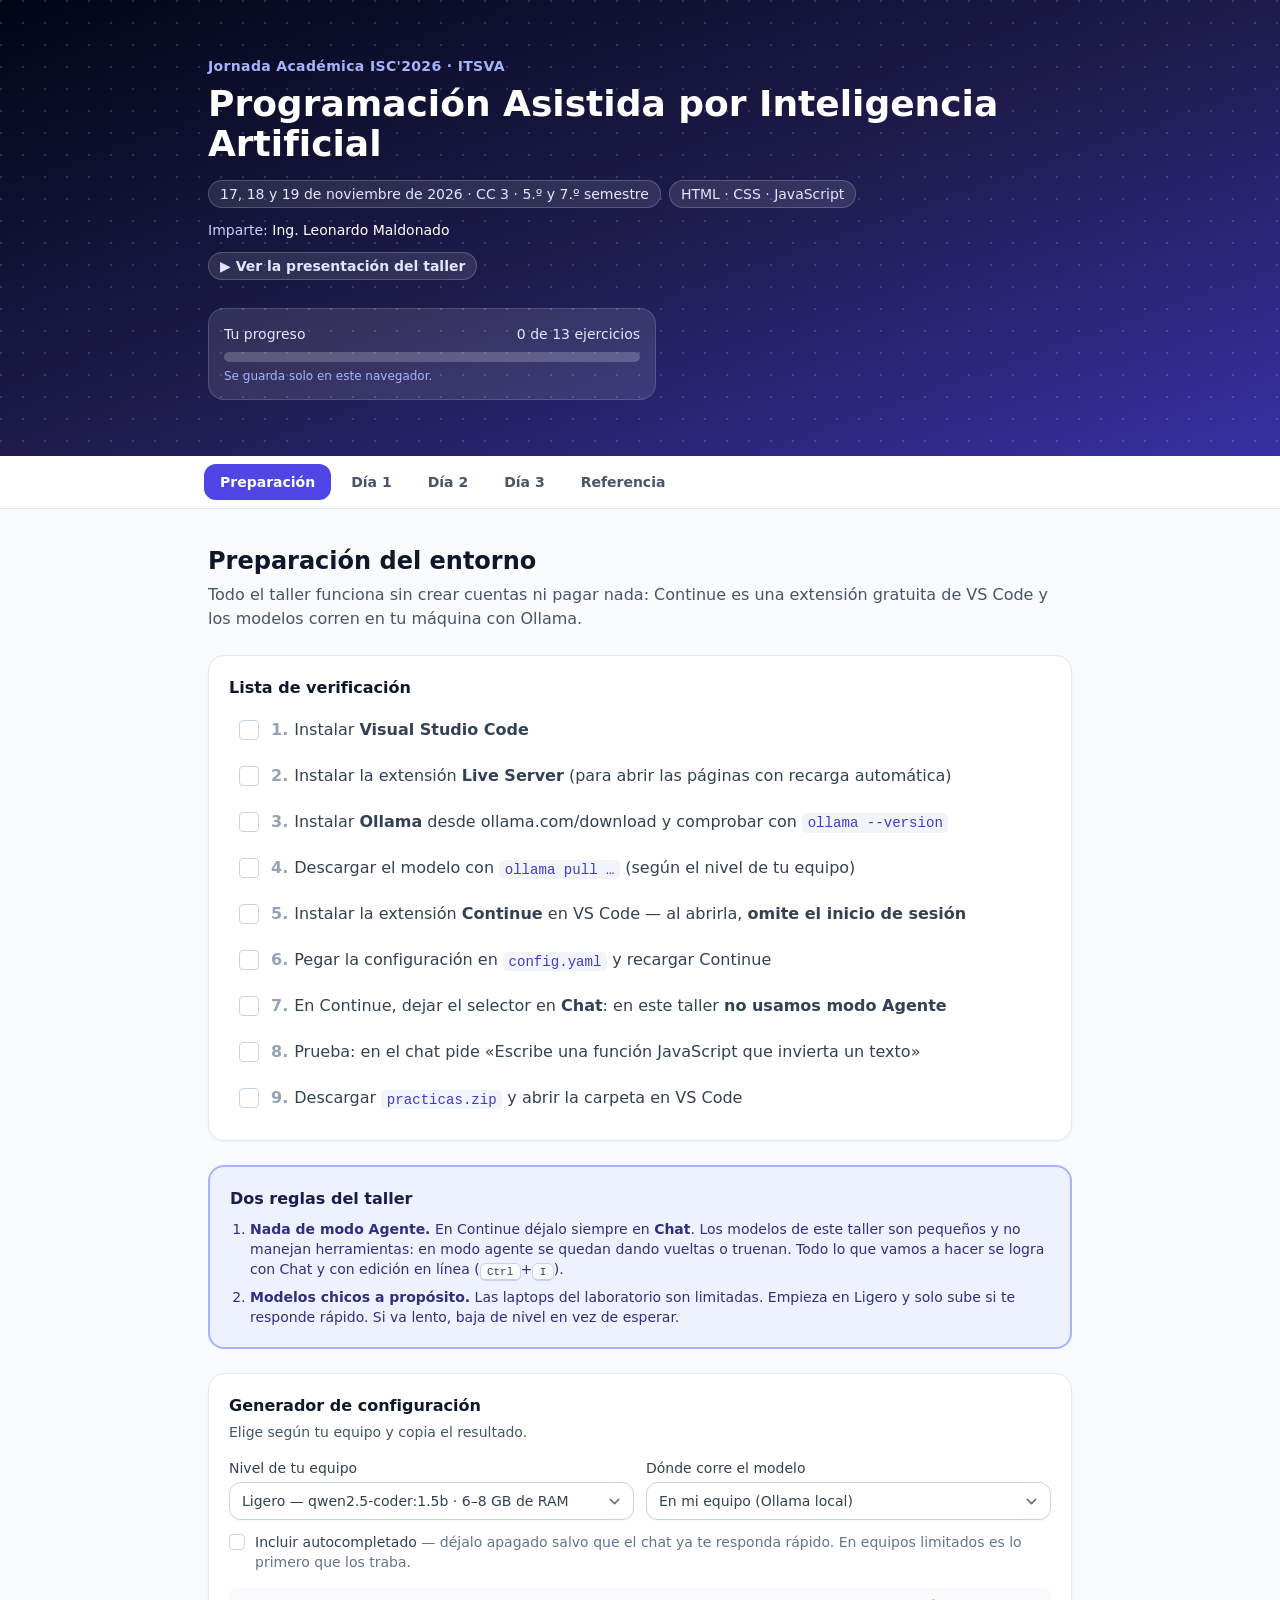
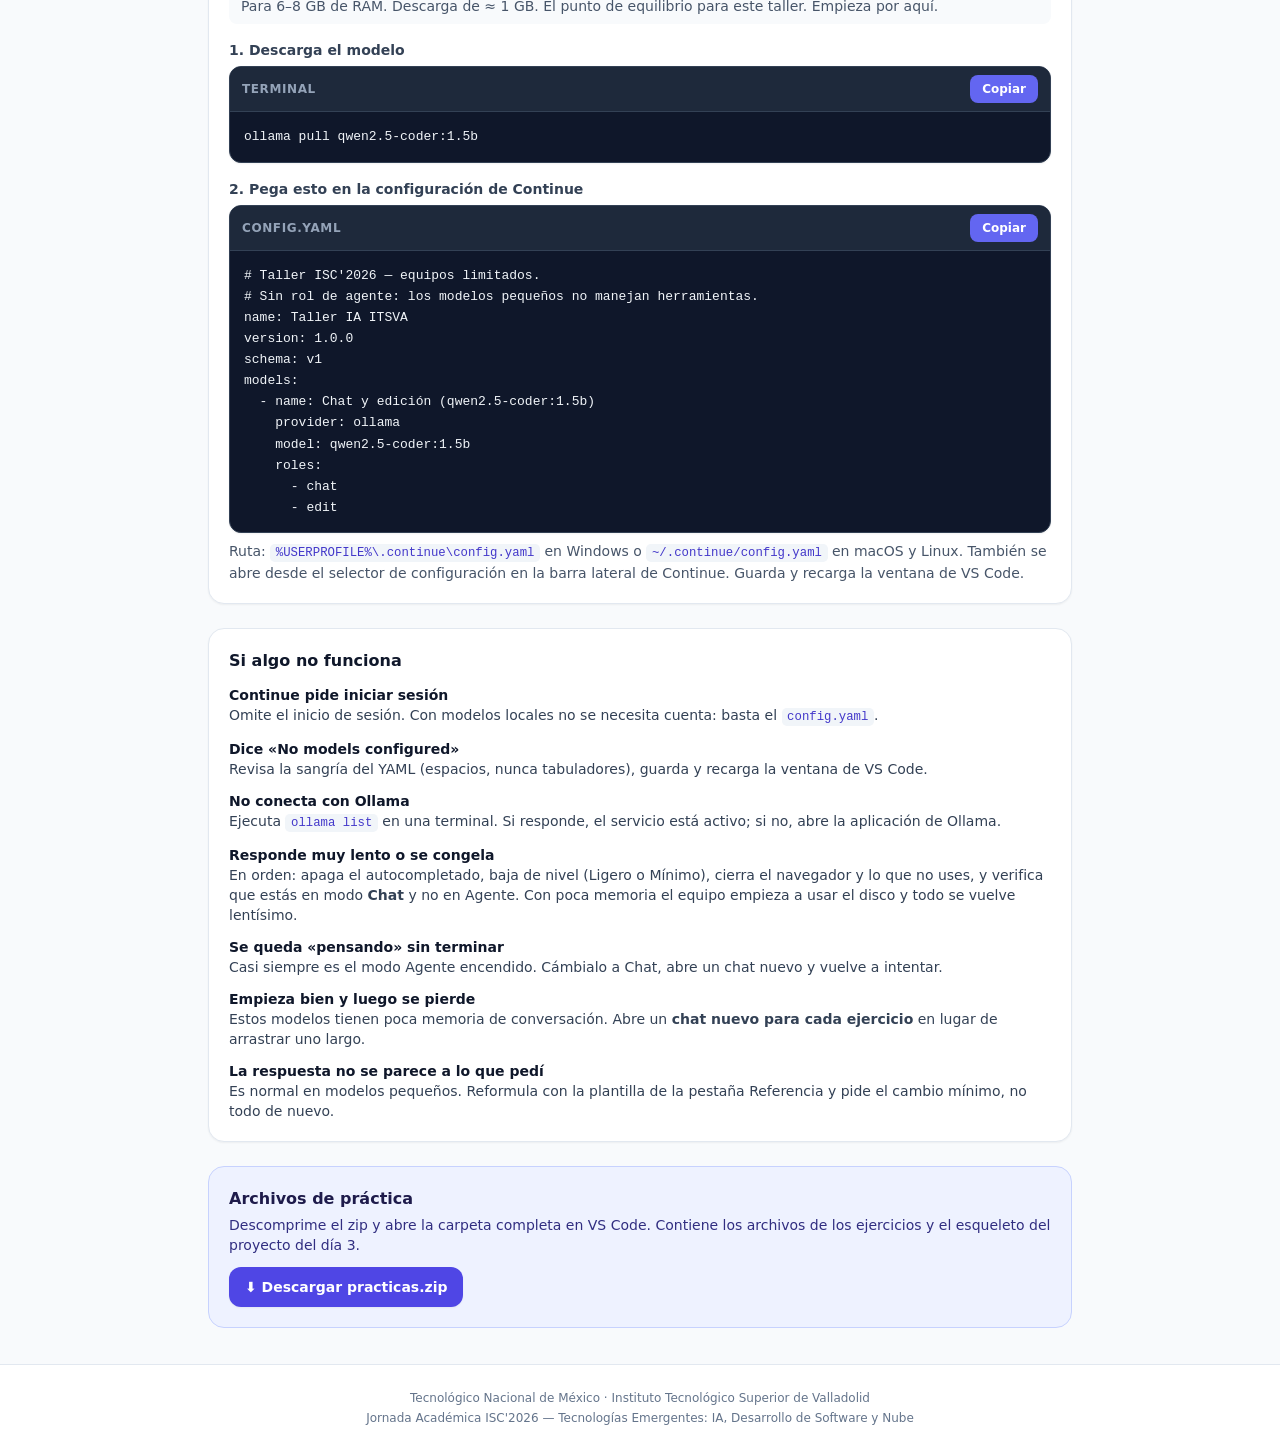
<file: index.html>
<!doctype html>
<html lang="es">
<head>
  <meta charset="utf-8">
  <meta name="viewport" content="width=device-width, initial-scale=1">
  <title>Programación Asistida por IA · Jornada ISC'2026 · ITSVA</title>
  <meta name="description" content="Taller interactivo de programación asistida por IA con ejercicios autoevaluables. Jornada Académica ISC'2026, ITSVA.">
  <meta name="theme-color" content="#1e1b4b">
  <link rel="icon" href="data:image/svg+xml,%3Csvg xmlns='http://www.w3.org/2000/svg' viewBox='0 0 32 32'%3E%3Crect width='32' height='32' rx='7' fill='%234f46e5'/%3E%3Cpath d='M12 11 L7 16 L12 21 M20 11 L25 16 L20 21' stroke='white' stroke-width='2.5' fill='none' stroke-linecap='round' stroke-linejoin='round'/%3E%3C/svg%3E">
  <!-- ?v= obliga a descargar la versión nueva cuando cambia el contenido; súbelo en cada cambio -->
  <link rel="stylesheet" href="assets/tailwind.css?v=3">
  <style>
    kbd { font-family: ui-monospace, SFMono-Regular, Menlo, Consolas, monospace; font-size: .78em; padding: .1rem .4rem; border: 1px solid #cbd5e1; border-bottom-width: 2px; border-radius: .35rem; background: #f8fafc; color: #334155; white-space: nowrap; }
    code { font-family: ui-monospace, SFMono-Regular, Menlo, Consolas, monospace; font-size: .88em; background: #f1f5f9; padding: .1rem .35rem; border-radius: .3rem; color: #4338ca; }
    pre code { background: none; padding: 0; color: inherit; }
    #nav { scrollbar-width: none; -ms-overflow-style: none; }
    #nav::-webkit-scrollbar { display: none; }
    html { scroll-behavior: smooth; }
    textarea { tab-size: 2; }
    details[open] summary { margin-bottom: .25rem; }
    .trama { background-image: radial-gradient(circle at 1px 1px, rgba(255,255,255,.14) 1px, transparent 0); background-size: 22px 22px; }
  </style>
</head>
<body class="bg-slate-50 text-slate-800 antialiased">

  <header class="relative overflow-hidden bg-gradient-to-br from-slate-950 via-indigo-950 to-indigo-800 text-white">
    <div class="trama absolute inset-0" aria-hidden="true"></div>
    <div class="relative mx-auto max-w-4xl px-4 py-10 sm:py-14">
      <p id="t-evento" class="text-sm font-semibold tracking-wide text-indigo-300"></p>
      <h1 id="t-titulo" class="mt-2 text-3xl font-bold leading-tight sm:text-4xl"></h1>
      <div class="mt-4 flex flex-wrap items-center gap-2 text-sm">
        <span class="rounded-full bg-white/10 px-3 py-1 text-indigo-100 ring-1 ring-inset ring-white/20" id="t-datos"></span>
        <span class="rounded-full bg-white/10 px-3 py-1 text-indigo-100 ring-1 ring-inset ring-white/20" id="t-stack"></span>
      </div>
      <p class="mt-3 text-sm text-indigo-200">Imparte: <span id="t-instructor" class="font-medium text-white"></span></p>
      <a href="presentacion.html" class="mt-3 inline-flex items-center gap-2 rounded-full bg-white/10 px-3 py-1 text-sm font-semibold text-indigo-100 ring-1 ring-inset ring-white/20">▶ Ver la presentación del taller</a>
      <span id="modo-instructor" class="mt-3 hidden rounded-full bg-amber-400 px-3 py-1 text-xs font-bold text-amber-950">MODO INSTRUCTOR</span>

      <div class="mt-7 max-w-md rounded-2xl bg-white/10 p-4 ring-1 ring-inset ring-white/15">
        <div class="flex items-center justify-between text-sm font-medium text-indigo-100">
          <span>Tu progreso</span><span id="progreso-texto">—</span>
        </div>
        <div class="mt-2 h-2.5 w-full overflow-hidden rounded-full bg-white/20" role="progressbar" aria-label="Progreso de ejercicios">
          <div id="progreso-barra" class="h-full rounded-full bg-gradient-to-r from-emerald-400 to-teal-300 transition-all duration-500" style="width:0%"></div>
        </div>
        <p class="mt-1.5 text-xs text-indigo-300">Se guarda solo en este navegador.</p>
      </div>
    </div>
  </header>

  <nav class="sticky top-0 z-20 border-b border-slate-200 bg-white/90 backdrop-blur-md" aria-label="Secciones del taller">
    <div id="nav" class="mx-auto flex max-w-4xl gap-1 overflow-x-auto px-3 py-2"></div>
  </nav>

  <main id="app" class="mx-auto max-w-4xl px-4 py-7 sm:py-9"></main>

  <footer class="border-t border-slate-200 bg-white">
    <div class="mx-auto max-w-4xl px-4 py-6 text-center text-xs leading-relaxed text-slate-500">
      Tecnológico Nacional de México · Instituto Tecnológico Superior de Valladolid<br>
      Jornada Académica ISC'2026 — Tecnologías Emergentes: IA, Desarrollo de Software y Nube
    </div>
  </footer>

  <noscript>
    <p class="p-6 text-center text-slate-700">Esta página necesita JavaScript para mostrar el contenido del taller.</p>
  </noscript>

  <script src="assets/data.js?v=3"></script>
  <script src="assets/app.js?v=3"></script>
</body>
</html>
</file>
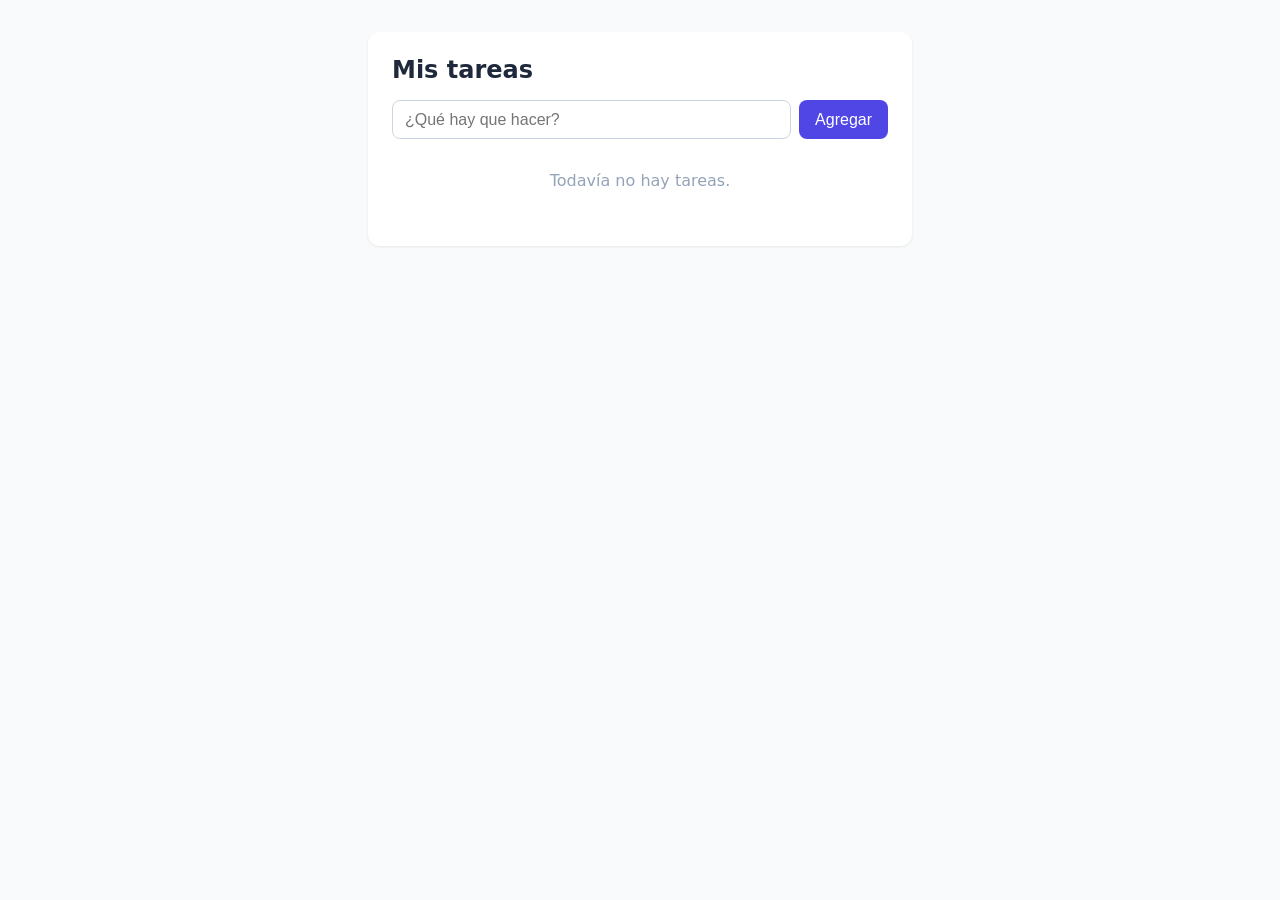
<file: practicas/proyecto/index.html>
<!doctype html>
<html lang="es">
<head>
  <meta charset="utf-8">
  <meta name="viewport" content="width=device-width, initial-scale=1">
  <title>Mis tareas</title>
  <link rel="stylesheet" href="styles.css">
</head>
<body>
  <main>
    <h1>Mis tareas</h1>

    <!-- Punto de partida del día 3.
         A partir de aquí construyes la app con ayuda de la IA, por partes.
         No borres este comentario hasta terminar: te recuerda el orden.
         1) agregar tarea   2) listar   3) completar   4) borrar   5) guardar en localStorage -->

    <form id="form-tarea">
      <input id="titulo" type="text" placeholder="¿Qué hay que hacer?" required>
      <button type="submit">Agregar</button>
    </form>

    <ul id="lista-tareas"></ul>

    <p id="vacio">Todavía no hay tareas.</p>
  </main>
  <script src="app.js"></script>
</body>
</html>
</file>
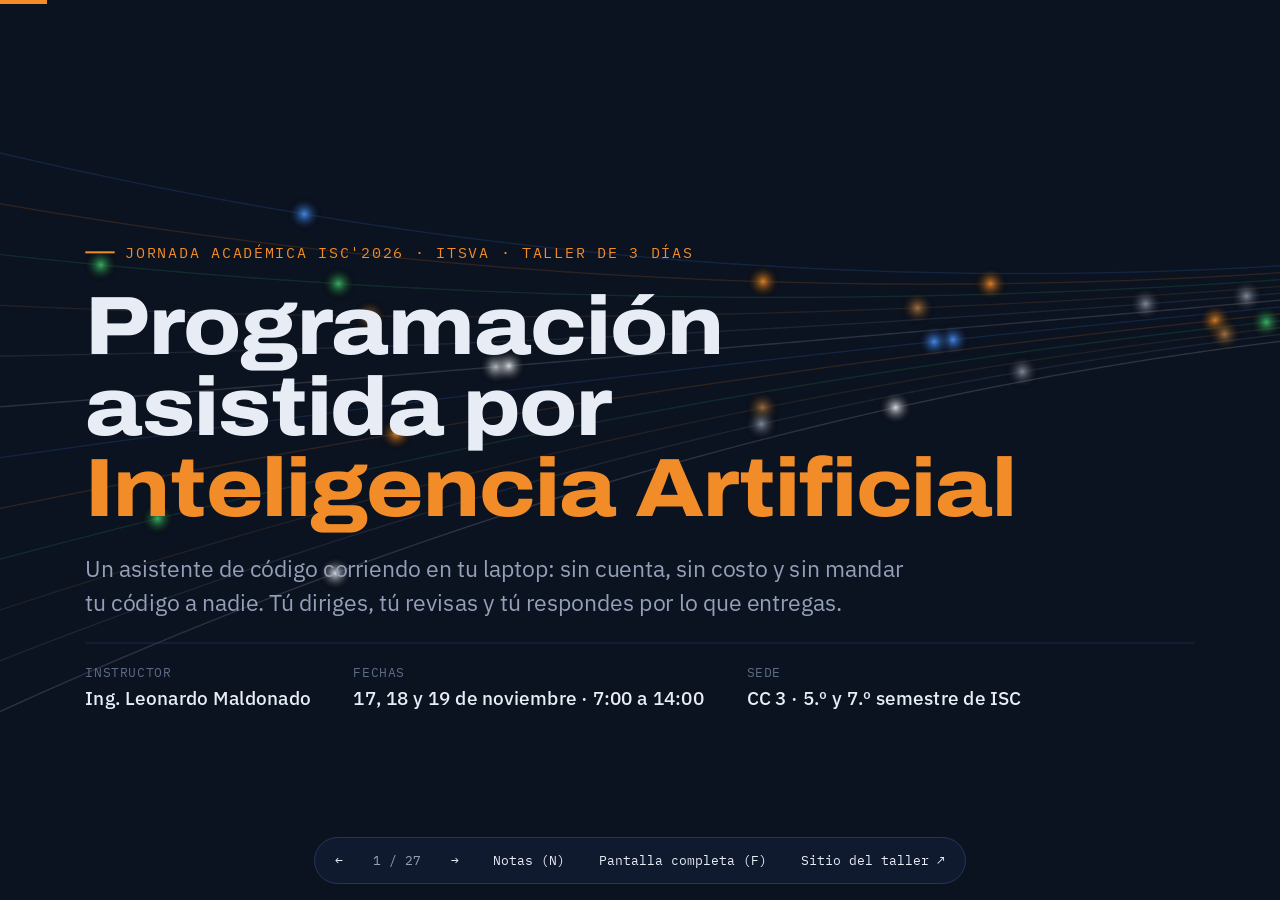
<file: presentacion.html>
<!doctype html>
<html lang="es">
<head>
<meta charset="utf-8">
<meta name="viewport" content="width=device-width, initial-scale=1">
<title>Programación asistida por IA · Presentación · ITSVA</title>
<link rel="preconnect" href="https://fonts.googleapis.com">
<link rel="preconnect" href="https://fonts.gstatic.com" crossorigin>
<link rel="stylesheet" href="https://fonts.googleapis.com/css2?family=Archivo:wdth,wght@62..125,300..900&family=IBM+Plex+Mono:wght@400;500;600&family=IBM+Plex+Sans:wght@400;500;600&display=swap">
<style>
/* Escenario fijo 1920×1080 escalado al viewport; una diapositiva activa a la vez.
   Teclas: ← → espacio · N notas · F pantalla completa. Hash #sN enlaza una diapositiva. */
:root{
  color-scheme: dark;
  --ink:#0b1220; --ink-2:#121c31; --ink-3:#18243d; --line:#26365a;
  --paper:#e8edf5; --muted:#93a0b8; --dim:#5d6b86;
  --orange:#f28c28; --blue:#4a94ff; --green:#3fbf6a; --brown:#b07a45; --slate:#8a94a6;
  --alert:#ff6b5e; --aqua:#3cc6c0; --violet:#a98bff;
  --display:'Archivo','Arial Narrow','Helvetica Neue',Arial,sans-serif;
  --body:'IBM Plex Sans','Segoe UI',Roboto,Helvetica,Arial,sans-serif;
  --mono:'IBM Plex Mono',ui-monospace,'SFMono-Regular',Menlo,Consolas,monospace;
}
html,body{height:100%}
body{margin:0;background:var(--ink);color:var(--paper);font-family:var(--body);overflow:hidden;-webkit-font-smoothing:antialiased}
*{box-sizing:border-box}
h1,h2,h3,p{margin:0}
.viewport{position:fixed;inset:0;display:grid;place-items:center;overflow:hidden}
.stage{position:absolute;left:50%;top:50%;width:1920px;height:1080px;transform-origin:center center;transform:translate(-50%,-50%)}

/* ---------- diapositivas ---------- */
.slide{position:absolute;inset:0;padding:120px 128px 150px;display:flex;flex-direction:column;gap:44px;
  opacity:0;visibility:hidden;transform:translateX(40px);transition:opacity .55s ease,transform .55s cubic-bezier(.2,.7,.2,1),visibility 0s linear .55s;background:var(--ink)}
.slide.active{opacity:1;visibility:visible;transform:none;transition:opacity .55s ease,transform .55s cubic-bezier(.2,.7,.2,1),visibility 0s}
.slide.prev{transform:translateX(-40px)}
.slide .notes{display:none}

.eyebrow{font-family:var(--mono);font-size:22px;letter-spacing:.14em;text-transform:uppercase;color:var(--orange);display:flex;align-items:center;gap:16px}
.eyebrow::before{content:"";width:44px;height:3px;background:currentColor}
.h-xl{font-family:var(--display);font-stretch:112%;font-weight:800;font-size:124px;line-height:.98;letter-spacing:-.01em;text-wrap:balance}
.h-l{font-family:var(--display);font-stretch:108%;font-weight:750;font-size:76px;line-height:1.04;letter-spacing:-.005em;text-wrap:balance;max-width:1500px}
.h-m{font-family:var(--display);font-stretch:100%;font-weight:700;font-size:36px;line-height:1.15}
.lead{font-size:34px;line-height:1.45;color:var(--muted);max-width:1250px}
.body{font-size:27px;line-height:1.5;color:var(--muted)}
.mono{font-family:var(--mono)}
.o{color:var(--orange)} .b{color:var(--blue)} .g{color:var(--green)} .a{color:var(--alert)} .v{color:var(--violet)}
.dim-t{color:var(--dim)}

/* revelado escalonado */
.r{opacity:0;transform:translateY(26px)}
.active .r{animation:rise .8s cubic-bezier(.2,.7,.2,1) forwards;animation-delay:var(--d,0s)}
@keyframes rise{to{opacity:1;transform:none}}
@keyframes grow{to{transform:scaleX(1)}}
@keyframes blink{50%{opacity:0}}

/* ---------- portada ---------- */
#fiber,#fiber2{position:absolute;inset:0;width:1920px;height:1080px}
.cover{justify-content:flex-end;gap:36px}
.cover .h-xl{max-width:1500px}
.cover-meta{display:flex;gap:64px;align-items:flex-end;border-top:1px solid var(--line);padding-top:32px}
.cover-meta div{display:flex;flex-direction:column;gap:6px}
.cover-meta .k{font-family:var(--mono);font-size:19px;color:var(--dim);letter-spacing:.1em;text-transform:uppercase}
.cover-meta .v{font-size:29px;font-weight:500;color:var(--paper)}

/* ---------- divisores ---------- */
.divider{justify-content:center;gap:28px}
.divider .num{font-family:var(--display);font-stretch:125%;font-weight:900;font-size:260px;line-height:.8;color:transparent;-webkit-text-stroke:2px var(--line)}
.divider .h-xl{font-size:110px}
.divider .strand{position:absolute;left:0;right:0;top:50%;height:2px;background:linear-gradient(90deg,transparent,var(--orange) 40%,transparent);opacity:0}
.divider.active .strand{animation:strand 2.2s ease-out .2s forwards}
@keyframes strand{0%{opacity:0;transform:scaleX(0)}40%{opacity:.6}100%{opacity:.18;transform:scaleX(1)}}

/* ---------- quién soy ---------- */
.me{display:grid;grid-template-columns:1fr 760px;gap:80px;align-items:start;flex:1}
.me-id{display:flex;flex-direction:column;gap:30px;min-width:0}
.skills{display:flex;flex-direction:column;gap:22px}
.skill{border-left:4px solid var(--c);background:var(--ink-2);border-radius:0 14px 14px 0;padding:26px 30px;display:flex;flex-direction:column;gap:16px}
.skill h3{font-family:var(--display);font-weight:700;font-size:32px}
.skill p{font-size:24px;line-height:1.45;color:var(--muted)}
.chips{display:flex;flex-wrap:wrap;gap:8px}
.chips span{font-family:var(--mono);font-size:20px;padding:7px 12px;border-radius:5px;background:var(--ink-3);color:var(--paper)}

/* ---------- agenda 3 días ---------- */
.days{display:grid;grid-template-columns:repeat(3,1fr);gap:28px}
.day{background:var(--ink-2);border:1px solid var(--line);border-top:5px solid var(--c);border-radius:16px;padding:28px 30px;display:flex;flex-direction:column;gap:14px}
.day .k{font-family:var(--mono);font-size:19px;letter-spacing:.12em;text-transform:uppercase;color:var(--c)}
.day h3{font-family:var(--display);font-weight:700;font-size:36px;line-height:1.1}
.day ul{margin:6px 0 0;padding:0;list-style:none;display:flex;flex-direction:column;gap:9px}
.day li{display:grid;grid-template-columns:120px 1fr;gap:14px;font-size:22px;line-height:1.35;color:var(--muted)}
.day li b{font-family:var(--mono);font-weight:500;color:var(--dim);font-size:19px;padding-top:2px}
.day li.hot{color:var(--paper)}
.day li.hot b{color:var(--c)}
.ag-bar{display:flex;height:16px;gap:4px}
.ag-bar span{flex:var(--w) 1 0;background:var(--c);border-radius:4px;transform-origin:left;transform:scaleX(0)}
.active .ag-bar span{animation:grow .7s cubic-bezier(.2,.7,.2,1) forwards;animation-delay:var(--d)}

/* ---------- nube vs local ---------- */
.vs{display:grid;grid-template-columns:1fr 1fr;gap:40px}
.vs-col{background:var(--ink-2);border:1px solid var(--line);border-radius:18px;padding:26px 30px 30px;display:flex;flex-direction:column;gap:12px}
.vs-col.local{border-color:var(--green)}
.vs-svg{width:100%;height:auto}
.vs-svg .vt{font-family:var(--body);font-size:24px;font-weight:600;fill:var(--paper)}
.vs-svg .vs-sub{font-family:var(--mono);font-size:18px;fill:var(--muted)}
.vs-col h3{font-family:var(--display);font-weight:700;font-size:34px}
.vs-list{margin:0;padding-left:26px;font-size:24px;line-height:1.6;color:var(--muted)}

/* ---------- LLM: siguiente token ---------- */
.tok{display:grid;grid-template-columns:1fr 640px;gap:64px;align-items:start}
.tok-left{display:flex;flex-direction:column;gap:26px}
.tok-prompt{background:#070c16;border:1px solid var(--line);border-radius:14px;padding:26px 30px;font-size:34px;font-family:var(--mono)}
.tok-prompt .kw{color:var(--blue)}
.tok-cur{color:var(--orange);animation:blink 1s steps(1) infinite}
.tok-bars{display:flex;flex-direction:column;gap:14px}
.tb{display:grid;grid-template-columns:200px 1fr 90px;gap:18px;align-items:center;font-size:28px}
.tb span{font-family:var(--mono);color:var(--muted)}
.tb i{height:30px;border-radius:6px;background:var(--line);width:calc(var(--p) * 1%);transform-origin:left;transform:scaleX(0)}
.active .tb i{animation:grow .8s cubic-bezier(.2,.7,.2,1) forwards;animation-delay:var(--d)}
.tb b{font-family:var(--mono);font-weight:500;color:var(--muted);font-size:24px}
.tb.top span,.tb.top b{color:var(--orange)} .tb.top i{background:var(--orange)}
.tok-note{font-size:20px;color:var(--dim)}
.tok-right{display:flex;flex-direction:column;gap:18px}
.tk{background:var(--ink-2);border:1px solid var(--line);border-radius:14px;padding:22px 26px;display:flex;flex-direction:column;gap:8px}
.tk .k{font-family:var(--mono);font-size:18px;letter-spacing:.1em;text-transform:uppercase;color:var(--orange)}
.tk p{font-size:24px;line-height:1.45;color:var(--muted)} .tk p b{color:var(--paper)}

/* ---------- LLM: tokens y ventana de contexto ---------- */
.ctx{display:flex;flex-direction:column;gap:34px}
.toks{display:flex;flex-wrap:wrap;gap:10px;font-family:var(--mono);font-size:26px}
.toks span{padding:10px 14px;border-radius:8px;background:var(--ink-2);border:1px solid var(--line);opacity:0;transform:scale(.6)}
.active .toks span{animation:pop .45s cubic-bezier(.2,.8,.2,1.3) forwards;animation-delay:calc(.5s + var(--i) * .09s)}
.toks span:nth-child(odd){color:var(--blue)} .toks span:nth-child(even){color:var(--aqua)}
@keyframes pop{to{opacity:1;transform:none}}
.toks-note{font-size:22px;color:var(--dim);display:flex;gap:12px;align-items:center}
.window{position:relative;padding:30px 0 10px}
.win-track{display:grid;grid-template-columns:repeat(14,1fr);gap:8px}
.win-track span{height:54px;border-radius:8px;background:var(--ink-3);border:1px solid var(--line);display:grid;place-items:center;font-family:var(--mono);font-size:19px;color:var(--dim);transition:opacity .4s}
.win-track span.old{opacity:.25}
.win-frame{position:absolute;top:18px;height:78px;border:3px solid var(--orange);border-radius:12px;width:calc((100% - 8px * 13) / 14 * 6 + 8px * 5 + 24px);left:-12px;box-shadow:0 0 0 6px rgba(242,140,40,.12)}
.active .win-frame{animation:slide 7s cubic-bezier(.4,0,.2,1) 2.4s infinite alternate}
@keyframes slide{to{transform:translateX(calc((100% - 24px) / 6 * 8 + 8px * 8))}}
.win-frame::after{content:"lo que el modelo ve ahora";position:absolute;left:0;top:-36px;font-family:var(--mono);font-size:17px;letter-spacing:.1em;text-transform:uppercase;color:var(--orange);white-space:nowrap}
.win-cap{display:grid;grid-template-columns:1fr 1fr;gap:28px;margin-top:10px}
.win-cap div{background:var(--ink-2);border:1px solid var(--line);border-radius:14px;padding:20px 26px;font-size:24px;line-height:1.45;color:var(--muted)}
.win-cap b{color:var(--paper)}

/* ---------- LLM: entrenamiento → pesos ---------- */
.train{width:1664px;height:470px}
.train rect.box{fill:var(--ink-2);stroke:var(--line);stroke-width:2}
.train rect.main{fill:#0e1626;stroke:var(--orange);stroke-width:3}
.train .k{font-family:var(--mono);font-size:17px;letter-spacing:.12em;fill:var(--dim)}
.train .t{font-family:var(--body);font-size:22px;font-weight:500;fill:var(--paper)}
.train .s{font-family:var(--mono);font-size:18px;fill:var(--muted)}
.train .big{font-family:var(--display);font-weight:800;font-size:38px;fill:var(--orange)}
.train .l{fill:none;stroke:var(--line);stroke-width:3}
.train .w{fill:var(--line);opacity:.35}
.active .train .w{animation:light 2.6s ease-in-out infinite;animation-delay:calc(var(--i) * .13s)}
@keyframes light{0%,100%{fill:var(--line);opacity:.35}50%{fill:var(--orange);opacity:1}}
.train .gear{transform-box:fill-box;transform-origin:center}
.active .train .gear{animation:spin 6s linear infinite}
@keyframes spin{to{transform:rotate(360deg)}}

/* ---------- LLM: Ollama ---------- */
.olla{width:1664px;height:440px}
.olla rect{fill:var(--ink-2);stroke:var(--line);stroke-width:2}
.olla rect.ol-main{fill:#0e1626;stroke:var(--orange);stroke-width:3}
.olla rect.ol-in{fill:var(--ink-3)} .olla rect.ol-in.hl{stroke:var(--orange)} .olla rect.me{stroke:var(--green)}
.olla .ol-l{fill:none;stroke:var(--line);stroke-width:3}
.olla .ol-k{font-family:var(--mono);font-size:17px;letter-spacing:.12em;fill:var(--dim)}
.olla .ol-t{font-family:var(--body);font-size:22px;font-weight:500;fill:var(--paper)}
.olla .ol-s{font-family:var(--mono);font-size:18px;fill:var(--muted)}
.olla .ol-c{font-family:var(--mono);font-size:20px;fill:var(--orange)}
.olla .ol-big{font-family:var(--display);font-weight:800;font-size:40px;fill:var(--orange)}

/* ---------- LLM: memoria ---------- */
.ram{position:relative;display:flex;flex-direction:column;gap:16px;padding-top:40px;--lab:520px}
.ram-axis{position:absolute;left:var(--lab);right:0;top:0;height:100%;pointer-events:none}
.ram-axis span{position:absolute;left:calc(var(--x) * 1%);top:0;transform:translateX(-50%);white-space:nowrap;font-family:var(--mono);font-size:18px;color:var(--dim)}
.ram-axis span::after{content:"";position:absolute;left:50%;top:30px;height:340px;border-left:1px dashed var(--line)}
.ram-axis span:last-child::after{left:100%}
.ram-row{display:grid;grid-template-columns:var(--lab) 1fr;align-items:center}
.ram-n{font-family:var(--mono);font-size:24px;color:var(--paper);display:flex;flex-direction:column;gap:2px}
.ram-n small{font-family:var(--body);font-size:18px;color:var(--dim)}
.ram-t{display:flex;align-items:center;gap:14px}
.ram-t i{display:block;height:34px;width:calc(var(--w) * 1%);background:var(--blue);border-radius:0 6px 6px 0;transform-origin:left;transform:scaleX(0)}
.active .ram-t i{animation:grow .8s cubic-bezier(.2,.7,.2,1) forwards;animation-delay:var(--d)}
.ram-t b{font-family:var(--mono);font-weight:500;font-size:22px;color:var(--muted)}
.ram-row.hot .ram-t i{background:var(--orange)} .ram-row.hot .ram-n,.ram-row.hot .ram-t b{color:var(--orange)}
.ram-row.ok .ram-t i{background:var(--green)}
.ram-line{margin-left:var(--lab);display:flex;justify-content:flex-end;border-top:3px solid var(--alert);padding-top:10px}
.ram-line span{font-size:20px;color:var(--alert)}
.ram-foot .body{font-size:22px;max-width:1400px}

/* ---------- LLM: alucinación ---------- */
.halu{display:grid;grid-template-columns:1fr 620px;gap:60px;align-items:start}
.chat{display:flex;flex-direction:column;gap:16px}
.q{align-self:flex-end;background:#1d3b6e;border-radius:18px 18px 4px 18px;padding:18px 26px;font-size:27px;max-width:85%}
.ai{background:#070c16;border:1px solid var(--line);border-radius:14px;padding:26px 30px;font-family:var(--mono);font-size:21px;line-height:1.7;color:var(--paper);white-space:pre-wrap;overflow:hidden;position:relative;min-height:180px}
.ai .cur{display:inline-block;width:12px;height:24px;background:var(--orange);vertical-align:-4px;animation:blink 1s steps(1) infinite}
.stamp{position:absolute;right:26px;bottom:22px;transform:rotate(-6deg) scale(2);opacity:0;border:4px solid var(--alert);color:var(--alert);border-radius:10px;padding:8px 18px;font-family:var(--display);font-weight:800;font-size:30px;letter-spacing:.04em;text-transform:uppercase;background:rgba(7,12,22,.85)}
.active .stamp{animation:stamp .5s cubic-bezier(.2,.8,.2,1.2) forwards;animation-delay:var(--d,5.5s)}
@keyframes stamp{to{opacity:1;transform:rotate(-6deg) scale(1)}}
.halu-right{display:flex;flex-direction:column;gap:18px}
.lim-col{background:var(--ink-2);border:1px solid var(--line);border-radius:16px;padding:28px 30px;display:flex;flex-direction:column;gap:16px}
.lim-col.ok{border-color:var(--green)}
.lim-col .k{font-family:var(--mono);font-size:19px;letter-spacing:.1em;text-transform:uppercase}
.lim-col ul{margin:0;padding-left:26px;display:flex;flex-direction:column;gap:12px;font-size:25px;line-height:1.4;color:var(--muted)}
.lim{display:grid;grid-template-columns:repeat(3,1fr);gap:26px}

/* ---------- tres piezas / reglas ---------- */
.tools3{display:grid;grid-template-columns:repeat(3,1fr);gap:28px}
.tool{background:var(--ink-2);border:1px solid var(--line);border-radius:16px;padding:34px 30px;display:flex;flex-direction:column;gap:12px}
.tool .k{font-family:var(--mono);font-size:18px;color:var(--dim);text-transform:uppercase;letter-spacing:.1em}
.tool .h-m{font-size:34px} .tool .h-m small{font-size:20px;color:var(--orange);font-weight:500;margin-left:8px}
.tool p{font-size:24px;line-height:1.45;color:var(--muted)}
.rules{display:grid;grid-template-columns:1fr 1fr;gap:34px;flex:1}
.rule{border:2px dashed var(--c);border-radius:20px;padding:40px 44px;display:flex;flex-direction:column;gap:18px;background:var(--ink-2)}
.rule .n{font-family:var(--display);font-weight:900;font-size:110px;line-height:.9;color:var(--c)}
.rule h3{font-family:var(--display);font-weight:750;font-size:46px;line-height:1.1}
.rule p{font-size:26px;line-height:1.5;color:var(--muted)} .rule p b{color:var(--paper)}
.bad{font-size:28px;display:flex;gap:16px;align-items:center;border:1px dashed var(--alert);border-radius:12px;padding:20px 28px;align-self:flex-start}

/* ---------- instalación ---------- */
.case{display:grid;grid-template-columns:1fr 1fr;gap:40px;flex:1;min-height:0}
.pane{display:flex;flex-direction:column;gap:16px;min-width:0}
.pane .k{font-family:var(--mono);font-size:19px;letter-spacing:.12em;text-transform:uppercase;color:var(--dim)}
.steps{margin:0;padding:0;list-style:none;counter-reset:s;display:flex;flex-direction:column;gap:22px}
.steps[start="5"]{counter-reset:s 4}
.steps li{counter-increment:s;display:grid;grid-template-columns:56px 1fr;column-gap:20px;row-gap:6px}
.steps li::before{content:counter(s);grid-row:span 3;width:52px;height:52px;border-radius:50%;border:3px solid var(--orange);display:grid;place-items:center;font-family:var(--display);font-weight:800;font-size:24px;color:var(--orange)}
.steps b{font-family:var(--display);font-size:30px;font-weight:700}
.steps span{font-size:22px;color:var(--muted)} .steps span.mono{color:var(--orange);font-size:21px}

/* ---------- prompt ---------- */
.anat{display:grid;grid-template-columns:repeat(3,1fr);gap:22px}
.an{border-left:5px solid var(--c);background:var(--ink-2);border-radius:0 14px 14px 0;padding:22px 26px;display:flex;flex-direction:column;gap:10px}
.an .k{font-family:var(--mono);font-size:18px;letter-spacing:.1em;text-transform:uppercase;color:var(--c)}
.an p{font-size:24px;line-height:1.4}
.modes{display:grid;grid-template-columns:repeat(3,1fr);gap:26px}
.mode{background:var(--ink-2);border:1px solid var(--line);border-radius:16px;padding:28px 30px;display:flex;flex-direction:column;gap:12px}
.mode h3{font-family:var(--display);font-weight:700;font-size:34px}
.mode p{font-size:23px;line-height:1.45;color:var(--muted)}
.mode.off{opacity:.55;border-style:dashed;border-color:var(--alert)}
kbd{align-self:flex-start;font-family:var(--mono);font-size:20px;padding:6px 12px;border:1px solid var(--line);border-bottom-width:3px;border-radius:8px;color:var(--orange)}
.editor{background:#070c16;border:1px solid var(--line);border-radius:14px;padding:22px 26px;font-family:var(--mono);font-size:24px;line-height:1.8}
.editor .ln{display:flex;gap:22px;white-space:pre}
.editor .ln i{font-style:normal;color:var(--dim);width:24px;text-align:right}
.editor .c{color:var(--dim)} .editor .kw{color:var(--blue)}
.editor .ghost{color:var(--dim);opacity:0} .editor .ghost .kw{color:var(--dim)}
.active .editor .ghost{animation:ghost 4s ease 1.6s infinite}
@keyframes ghost{0%,8%{opacity:0}15%,85%{opacity:.75}100%{opacity:0}}

/* ---------- ciclo y reto ---------- */
.cycle{display:grid;grid-template-columns:1fr 760px;gap:60px;align-items:start}
.loop{display:flex;flex-wrap:wrap;gap:14px;align-items:center;font-size:24px;color:var(--muted)}
.loop span{background:var(--ink-2);border:1px solid var(--line);border-radius:999px;padding:10px 20px}
.loop b{color:var(--paper);font-weight:600} .loop i{font-style:normal;color:var(--orange)}
.reto{background:#f3f5f9;color:#1b2333;border-radius:16px;overflow:hidden;font-family:var(--body)}
.reto .rh{background:#4f46e5;color:#fff;font-weight:700;font-size:22px;padding:14px 20px;display:flex;justify-content:space-between}
.reto .rh span{font-size:15px;font-weight:600;background:#fff;color:#4f46e5;border-radius:999px;padding:2px 10px}
.reto .code{background:#0f172a;color:#e2e8f0;font-family:var(--mono);font-size:17px;line-height:1.5;padding:16px 20px;white-space:pre}
.reto .code .kw{color:#7dd3fc}
.reto ul{margin:0;padding:14px 16px;list-style:none;display:flex;flex-direction:column;gap:8px}
.reto li{border-radius:10px;padding:10px 14px;font-size:18px;display:grid;grid-template-columns:28px 1fr;gap:8px;opacity:0;transform:translateX(-10px)}
.active .reto li{animation:rise .5s ease forwards;animation-delay:calc(1.6s + var(--i) * .35s)}
.reto li.ok{background:#e2f5e9;color:#14532d} .reto li.ko{background:#fde8e6;color:#7f1d1d}
.reto li b{font-weight:800}
.reto li small{display:block;font-family:var(--mono);font-size:14px;opacity:.8}
.reto .fin{margin:0 16px 16px;border-radius:10px;padding:12px 16px;font-size:18px;font-weight:600;background:#fde8e6;color:#7f1d1d;opacity:0}
.active .reto .fin{animation:rise .5s ease forwards;animation-delay:3.4s}

/* ---------- día 2 y día 3 ---------- */
.four{display:grid;grid-template-columns:repeat(4,1fr);gap:24px}
.f{background:var(--ink-2);border:1px solid var(--line);border-top:5px solid var(--c);border-radius:16px;padding:28px 28px;display:flex;flex-direction:column;gap:12px}
.f .k{font-family:var(--mono);font-size:18px;letter-spacing:.1em;text-transform:uppercase;color:var(--c)}
.f h3{font-family:var(--display);font-weight:700;font-size:32px;line-height:1.1}
.f p{font-size:22px;line-height:1.45;color:var(--muted)} .f p b{color:var(--paper)}
.path{display:grid;grid-template-columns:repeat(5,1fr);gap:24px;position:relative}
.path::before{content:"";position:absolute;left:0;right:0;top:30px;height:2px;background:var(--line)}
.leg{position:relative;display:flex;flex-direction:column;gap:12px}
.leg .dot{width:62px;height:62px;border-radius:50%;background:var(--ink);border:3px solid var(--c);display:grid;place-items:center;font-family:var(--display);font-weight:800;font-size:28px;color:var(--c)}
.leg h3{font-family:var(--display);font-weight:700;font-size:32px}
.leg p{font-size:22px;line-height:1.45;color:var(--muted)}
.path .wire{position:absolute;left:0;right:0;top:30px;height:2px;overflow:hidden}
.path .wire::after{content:"";position:absolute;top:0;left:-200px;width:200px;height:2px;background:linear-gradient(90deg,transparent,var(--orange))}
.active .path .wire::after{animation:pulse 3s linear infinite 1s}
@keyframes pulse{to{left:100%}}

/* ---------- cierre ---------- */
.close{justify-content:center}
.close .h-xl{font-size:140px}
.contact{display:flex;gap:56px;border-top:1px solid var(--line);padding-top:30px}
.contact div{display:flex;flex-direction:column;gap:6px}
.contact .k{font-family:var(--mono);font-size:19px;color:var(--dim);letter-spacing:.1em;text-transform:uppercase}
.contact .v{font-size:30px;font-weight:500;user-select:all;color:var(--paper)}

/* ---------- reloj ---------- */
.warm{display:grid;grid-template-columns:1fr 420px;gap:60px;align-items:center}
.tasks{margin:0;padding-left:34px;display:flex;flex-direction:column;gap:26px;font-size:28px;line-height:1.45;color:var(--muted)}
.tasks b{color:var(--paper);font-weight:500}
.timer{all:unset;cursor:pointer;width:380px;height:380px;border-radius:50%;border:6px solid var(--orange);display:flex;flex-direction:column;align-items:center;justify-content:center;gap:8px;justify-self:center}
.timer:focus-visible{outline:3px solid var(--paper);outline-offset:6px}
.timer .t-num{font-family:var(--display);font-weight:800;font-size:110px;font-variant-numeric:tabular-nums;line-height:1}
.timer .t-lbl{font-family:var(--mono);font-size:19px;color:var(--muted);text-transform:uppercase;letter-spacing:.1em}
.timer.run{border-color:var(--green)} .timer.done{border-color:var(--alert)}

/* ---------- controles ---------- */
.progress{position:fixed;left:0;right:0;top:0;height:4px;z-index:5}
.progress i{display:block;height:100%;background:var(--orange);width:0;transition:width .5s ease}
.hud{position:fixed;left:50%;bottom:calc(16px + env(safe-area-inset-bottom,0px));transform:translateX(-50%);display:flex;gap:6px;align-items:center;background:rgba(18,28,49,.92);border:1px solid var(--line);border-radius:999px;padding:6px;z-index:6;transition:opacity .4s;font-family:var(--mono);font-size:13px;max-width:calc(100vw - 32px)}
.hud.idle{opacity:0}
.hud button,.hud a{all:unset;cursor:pointer;color:var(--paper);padding:8px 14px;border-radius:999px;white-space:nowrap}
.hud button:hover,.hud a:hover{background:var(--ink-3)}
.hud button:focus-visible{outline:2px solid var(--orange);outline-offset:1px}
.hud .count{color:var(--muted);padding:0 10px;font-variant-numeric:tabular-nums;white-space:nowrap}
.notes-panel{position:fixed;left:16px;right:16px;bottom:calc(72px + env(safe-area-inset-bottom,0px));max-width:900px;margin:0 auto;background:rgba(7,12,22,.96);border:1px solid var(--line);border-radius:14px;padding:18px 22px;font-size:16px;line-height:1.55;color:var(--paper);z-index:6;max-height:40vh;overflow:auto}
.notes-panel b{font-family:var(--mono);font-size:12px;letter-spacing:.12em;text-transform:uppercase;color:var(--orange);display:block;margin-bottom:6px}
@media (max-width:640px){.hud .hide-sm{display:none}}
@media (prefers-reduced-motion: reduce){
  .r,.toks span,.reto li,.reto .fin,.stamp{opacity:1!important;transform:none!important;animation:none!important}
  .slide{transition:none}
  .win-frame,.train .w,.train .gear,.editor .ghost,.ai .cur,.path .wire::after,.tok-cur{animation:none!important}
}
</style>
</head>
<body>

<div class="progress"><i id="bar"></i></div>
<div class="viewport" id="vp">
<div class="stage" id="stage">

<!-- 1 · PORTADA -->
<section class="slide cover">
  <canvas id="fiber" width="1920" height="1080" aria-hidden="true"></canvas>
  <p class="eyebrow r" style="--d:.3s">Jornada Académica ISC'2026 · ITSVA · Taller de 3 días</p>
  <h1 class="h-xl r" style="--d:.45s">Programación asistida por <span class="o">Inteligencia Artificial</span></h1>
  <p class="lead r" style="--d:.65s">Un asistente de código corriendo en tu laptop: sin cuenta, sin costo y sin mandar tu código a nadie. Tú diriges, tú revisas y tú respondes por lo que entregas.</p>
  <div class="cover-meta r" style="--d:.85s">
    <div><span class="k">Instructor</span><span class="v">Ing. Leonardo Maldonado</span></div>
    <div><span class="k">Fechas</span><span class="v">17, 18 y 19 de noviembre · 7:00 a 14:00</span></div>
    <div><span class="k">Sede</span><span class="v">CC 3 · 5.º y 7.º semestre de ISC</span></div>
  </div>
  <aside class="notes">Bienvenida. Pide que conecten la laptop al cargador. A mano alzada: ¿quién ya tiene Ollama o VS Code instalado? Eso define cuánto tiempo darle al bloque de instalación. Recuerda el sitio del taller: todo lo que se ve aquí está ahí, con los ejercicios.</aside>
</section>

<!-- 2 · QUIÉN SOY -->
<section class="slide">
  <p class="eyebrow r">Quién soy</p>
  <div class="me">
    <div class="me-id">
      <h2 class="h-l r" style="--d:.1s">Leonardo Rodrigo<br>Maldonado López</h2>
      <p class="lead r" style="--d:.25s">De <span class="o">Valladolid, Yucatán</span>. Administrador de sistemas y desarrollador full-stack freelance.</p>
      <p class="body r" style="--d:.4s">Uso IA para programar todos los días, en la nube y en local. También la he visto fallar con total seguridad. De eso trata este taller: sacarle provecho sin dejar de pensar.</p>
    </div>
    <div class="skills">
      <div class="skill r" style="--d:.35s;--c:var(--blue)"><h3>Desarrollo</h3><div class="chips"><span>PHP · Laravel</span><span>JavaScript</span><span>React Native</span><span>Python</span><span>MongoDB</span><span>Linux</span></div></div>
      <div class="skill r" style="--d:.5s;--c:var(--orange)"><h3>Redes y telecom</h3><div class="chips"><span>OLT GPON</span><span>MikroTik</span><span>Fibra óptica</span></div></div>
      <div class="skill r" style="--d:.65s;--c:var(--green)"><h3>Docencia</h3><p>Talleres en el Tecnológico de Valladolid y en la Universidad de Oriente: desarrollo web con IA, Python, MongoDB y Laravel.</p></div>
    </div>
  </div>
  <aside class="notes">Un minuto. Lo importante: no vienen a ver teoría. En tres días salen con un asistente funcionando, 13 ejercicios resueltos y una app hecha por ellos con la IA.</aside>
</section>

<!-- 3 · AGENDA -->
<section class="slide">
  <p class="eyebrow r">Agenda · 3 días · 7:00 a 14:00</p>
  <h2 class="h-l r" style="--d:.1s">De aprender a pedir, a construir una app completa</h2>
  <div class="ag-bar r" style="--d:.2s">
    <span style="--w:1;--c:var(--blue);--d:.4s"></span>
    <span style="--w:1;--c:var(--orange);--d:.55s"></span>
    <span style="--w:1;--c:var(--green);--d:.7s"></span>
  </div>
  <div class="days">
    <div class="day r" style="--d:.35s;--c:var(--blue)">
      <span class="k">Martes 17 · Día 1</span><h3>Fundamentos y buen prompting</h3>
      <ul>
        <li><b>7:00</b>Cómo funciona un LLM. Tokens, contexto, alucinaciones</li>
        <li><b>7:30</b>Instalar Ollama + Continue, sin cuentas</li>
        <li class="hot"><b>8:15</b>Anatomía de un prompt · Ejercicios 1 y 2</li>
        <li class="hot"><b>9:45</b>Función a partir de requisitos · Ejercicio 3</li>
        <li class="hot"><b>12:00</b>IA dentro del editor y el peso del contexto · 4 y 5</li>
        <li><b>13:15</b>Cierre y bitácora de prompts</li>
      </ul>
    </div>
    <div class="day r" style="--d:.5s;--c:var(--orange)">
      <span class="k">Miércoles 18 · Día 2</span><h3>Observar a la IA sobre código real</h3>
      <ul>
        <li class="hot"><b>7:20</b>¿Encuentra los cuatro errores? · Ejercicio 6</li>
        <li class="hot"><b>8:30</b>Refactorizar en pasos pequeños · 7</li>
        <li class="hot"><b>9:45</b>¿Detecta los bugs o los inventa? · 8</li>
        <li class="hot"><b>12:00</b>Documentar: cuenta lo que inventa · 9</li>
        <li class="hot"><b>12:30</b>¿Qué vulnerabilidades ve? · 10</li>
        <li><b>13:30</b>Comparar modelos: 0.5b vs 1.5b vs 3b</li>
      </ul>
    </div>
    <div class="day r" style="--d:.65s;--c:var(--green)">
      <span class="k">Jueves 19 · Día 3</span><h3>Proyecto por partes, límites y ética</h3>
      <ul>
        <li><b>7:00</b>Flujo: planear → una pieza → probar → registrar</li>
        <li class="hot"><b>7:30</b>Gestor de tareas, una pieza por prompt · Ejercicio 11</li>
        <li class="hot"><b>9:45</b>¿Sus pruebas atrapan su error? · 12</li>
        <li class="hot"><b>12:00</b>¿Te corrige o te sigue la corriente? · 13</li>
        <li><b>12:45</b>Demos: qué pieza le costó más a la IA</li>
        <li><b>13:30</b>Conclusión: ¿para qué sirve cada modelo?</li>
      </ul>
    </div>
  </div>
  <aside class="notes">Descanso a las 9:30 y comida de 11:00 a 12:00 los tres días. Los números son los ejercicios del sitio; cada día cierran con bitácora: 3 prompts que funcionaron y 1 que falló, con la razón.</aside>
</section>

<!-- 4 · DIVISOR 01 -->
<section class="slide divider">
  <div class="strand"></div>
  <span class="num r">01</span>
  <h2 class="h-xl r" style="--d:.15s">¿Qué es una IA local?</h2>
  <p class="lead r" style="--d:.3s">La misma idea que ChatGPT, pero el modelo vive en tu computadora.</p>
  <aside class="notes">Transición corta.</aside>
</section>

<!-- 5 · NUBE VS LOCAL -->
<section class="slide">
  <p class="eyebrow r">Nube contra local</p>
  <h2 class="h-l r" style="--d:.1s">Tu código no tiene que salir de tu laptop</h2>
  <div class="vs">
    <div class="vs-col r" style="--d:.25s">
      <svg class="vs-svg" viewBox="0 0 760 300" role="img" aria-label="Tu laptop envía el código a un servidor en la nube y recibe la respuesta">
        <rect x="20" y="110" width="200" height="130" rx="12" fill="#121c31" stroke="#26365a" stroke-width="2"/>
        <text x="120" y="170" text-anchor="middle" class="vt">Tu laptop</text>
        <text x="120" y="200" text-anchor="middle" class="vs-sub">VS Code</text>
        <path id="up" d="M230 150 C 360 60, 420 60, 540 110" fill="none" stroke="#26365a" stroke-width="3" stroke-dasharray="6 8"/>
        <path id="down" d="M540 200 C 420 260, 360 260, 230 210" fill="none" stroke="#26365a" stroke-width="3" stroke-dasharray="6 8"/>
        <circle r="8" fill="#ff6b5e"><animateMotion dur="1.8s" repeatCount="indefinite"><mpath href="#up"/></animateMotion></circle>
        <circle r="8" fill="#4a94ff"><animateMotion dur="1.8s" begin=".9s" repeatCount="indefinite"><mpath href="#down"/></animateMotion></circle>
        <path d="M560 160 a50 50 0 0 1 90 -30 a45 45 0 0 1 80 35 a38 38 0 0 1 -10 75 h-150 a40 40 0 0 1 -10 -80z" fill="#121c31" stroke="#4a94ff" stroke-width="2"/>
        <text x="645" y="200" text-anchor="middle" class="vt">Servidor</text>
        <text x="385" y="50" text-anchor="middle" class="vs-sub" style="fill:#ff6b5e">tu código viaja</text>
      </svg>
      <h3>IA en la nube</h3>
      <ul class="vs-list"><li>Necesita internet y una cuenta</li><li>Gratis con límites, o de pago</li><li>Modelos enormes: respuestas mejores</li></ul>
    </div>
    <div class="vs-col local r" style="--d:.45s">
      <svg class="vs-svg" viewBox="0 0 760 300" role="img" aria-label="El modelo corre dentro de tu laptop junto a VS Code">
        <rect x="160" y="40" width="440" height="230" rx="16" fill="#121c31" stroke="#3fbf6a" stroke-width="2"/>
        <text x="380" y="80" text-anchor="middle" class="vt">Tu laptop</text>
        <rect x="200" y="110" width="160" height="120" rx="10" fill="#18243d" stroke="#26365a" stroke-width="2"/>
        <text x="280" y="176" text-anchor="middle" class="vs-sub">VS Code + Continue</text>
        <rect x="400" y="110" width="160" height="120" rx="10" fill="#18243d" stroke="#f28c28" stroke-width="2"/>
        <text x="480" y="168" text-anchor="middle" class="vt" style="fill:#f28c28">Ollama</text>
        <text x="480" y="196" text-anchor="middle" class="vs-sub">qwen2.5-coder</text>
        <path id="loc" d="M362 170 H398" stroke="#26365a" stroke-width="3"/>
        <circle r="7" fill="#3fbf6a"><animateMotion dur="1s" repeatCount="indefinite" keyPoints="0;1;0" keyTimes="0;.5;1" calcMode="linear"><mpath href="#loc"/></animateMotion></circle>
        <text x="380" y="295" text-anchor="middle" class="vs-sub" style="fill:#3fbf6a">localhost:11434 · sin internet · sin cuenta</text>
      </svg>
      <h3 class="g">IA local con Ollama</h3>
      <ul class="vs-list"><li>Funciona sin internet y sin cuenta</li><li>Gratis, sin límites de uso</li><li>Modelos pequeños: suficientes para aprender</li></ul>
    </div>
  </div>
  <aside class="notes">Ninguna es mejor en todo. En el trabajo uso las dos: la nube para tareas grandes, la local cuando hay datos de clientes o no hay internet. En el taller usamos la local porque nadie se queda sin cuenta y las laptops del CC 3 son limitadas. Plan B si una laptop no puede: mi equipo sirve el modelo en la red del salón.</aside>
</section>

<!-- 6 · DIVISOR LLM -->
<section class="slide divider">
  <div class="strand"></div>
  <span class="num r">LLM</span>
  <h2 class="h-xl r" style="--d:.15s">Cómo funciona la IA por dentro</h2>
  <p class="lead r" style="--d:.3s">Qué es un modelo de lenguaje, qué ve, qué no sabe y qué hace Ollama con él.</p>
  <aside class="notes">Veinte minutos de teoría antes de instalar. Si entienden estas cinco diapositivas, entienden por qué trabajamos con funciones pequeñas, un chat nuevo por ejercicio y siempre verificando.</aside>
</section>

<!-- 7 · SIGUIENTE TOKEN -->
<section class="slide">
  <p class="eyebrow r">Un LLM por dentro · 1 de 4</p>
  <h2 class="h-l r" style="--d:.1s">Un modelo de lenguaje predice la siguiente palabra</h2>
  <div class="tok">
    <div class="tok-left">
      <div class="tok-prompt r" style="--d:.25s"><span class="kw">function</span> sumar(a, b) { <span class="kw">return</span> a<span class="tok-cur">▍</span></div>
      <div class="tok-bars r" style="--d:.4s">
        <div class="tb top" style="--p:81;--d:.6s"><span>+ b;</span><i></i><b>81%</b></div>
        <div class="tb" style="--p:9;--d:.75s"><span>* b;</span><i></i><b>9%</b></div>
        <div class="tb" style="--p:5;--d:.9s"><span>- b;</span><i></i><b>5%</b></div>
        <div class="tb" style="--p:2;--d:1.05s"><span>;</span><i></i><b>2%</b></div>
      </div>
      <p class="tok-note r" style="--d:1.2s">Probabilidades de ejemplo, para ilustrar. “sumar” hace que “+ b” sea lo más probable… no lo más correcto.</p>
    </div>
    <div class="tok-right">
      <div class="tk r" style="--d:.5s"><span class="k">1 · Entrenamiento</span><p>Leyó una cantidad enorme de texto y código, y aprendió qué pedazo suele seguir a cuál.</p></div>
      <div class="tk r" style="--d:.65s"><span class="k">2 · Predicción</span><p>Al escribirle, calcula el pedazo más probable, lo agrega al final y repite. Una pieza a la vez.</p></div>
      <div class="tk r" style="--d:.8s"><span class="k">3 · Consecuencia</span><p>No “sabe” ni ejecuta nada: produce lo que <b>suena</b> correcto. Por eso a veces se equivoca con total seguridad.</p></div>
    </div>
  </div>
  <aside class="notes">La idea más importante del taller: el modelo no razona como una persona ni corre el código. Predice texto. Si el patrón más común en lo que leyó es dividir entre length, dividirá entre length aunque tú necesites otra cosa. Si nunca vio tu archivo, inventará nombres de variables.</aside>
</section>

<!-- 8 · TOKENS Y CONTEXTO -->
<section class="slide">
  <p class="eyebrow r">Un LLM por dentro · 2 de 4</p>
  <h2 class="h-l r" style="--d:.1s">Lee en tokens y solo recuerda una ventana</h2>
  <div class="ctx">
    <div class="toks r" style="--d:.2s" aria-label="La frase partida en tokens">
      <span style="--i:0">const</span><span style="--i:1"> total</span><span style="--i:2"> =</span><span style="--i:3"> ventas</span><span style="--i:4">.</span><span style="--i:5">reduce</span><span style="--i:6">((</span><span style="--i:7">a</span><span style="--i:8">,</span><span style="--i:9"> v</span><span style="--i:10">)</span><span style="--i:11"> =&gt;</span><span style="--i:12"> a</span><span style="--i:13"> +</span><span style="--i:14"> v</span><span style="--i:15">,</span><span style="--i:16"> 0</span><span style="--i:17">);</span><span style="--i:18"> //</span><span style="--i:19"> suma</span><span style="--i:20"> todas</span><span style="--i:21"> las</span><span style="--i:22"> ventas</span>
    </div>
    <p class="toks-note r" style="--d:2.4s"><span class="mono o">23 tokens</span> · un token es un pedazo de palabra o símbolo. “ventas” es uno; “=&gt;” es otro. El modelo nunca ve letras ni líneas: ve estas fichas.</p>
    <div class="window r" style="--d:1.2s">
      <div class="win-frame"></div>
      <div class="win-track" id="winTrack">
        <span class="old">tu</span><span class="old">pregunta</span><span class="old">1</span><span class="old">su</span><span class="old">respuesta</span><span class="old">1</span><span>pregunta</span><span>2</span><span>respuesta</span><span>2</span><span>archivo</span><span>adjunto</span><span>pregunta</span><span>3</span>
      </div>
    </div>
    <div class="win-cap">
      <div class="r" style="--d:1.6s"><b>Ventana de contexto:</b> el máximo de tokens que puede tener en cuenta a la vez. Lo que queda fuera, para el modelo <b>no existe</b>.</div>
      <div class="r" style="--d:1.9s"><b>En este taller:</b> los modelos chicos tienen ventanas cortas. Por eso: <b>un chat nuevo por ejercicio</b> y adjuntar el archivo con <span class="mono o">@</span> en vez de confiar en que “se acuerda”.</div>
    </div>
  </div>
  <aside class="notes">Deja que los tokens aparezcan solos. Luego señala el marco naranja: conforme la conversación crece, lo de atrás sale de la ventana. Eso explica el ejercicio 5 (con contexto y sin contexto) y por qué un chat largo "se pierde". Más contexto también cuesta más memoria y tiempo: en laptops limitadas, chats cortos.</aside>
</section>

<!-- 9 · ENTRENAMIENTO → PESOS -->
<section class="slide">
  <p class="eyebrow r">Un LLM por dentro · 3 de 4</p>
  <h2 class="h-l r" style="--d:.1s">Un modelo es un archivo de números llamados pesos</h2>
  <svg class="train r" style="--d:.25s" viewBox="0 0 1664 470" role="img" aria-label="Texto y código de internet entran a un proceso de entrenamiento que ajusta miles de millones de números; el resultado es el archivo del modelo, que luego solo predice">
    <text x="190" y="30" text-anchor="middle" class="k">LO QUE LEYÓ</text>
    <rect class="box" x="40" y="55" width="300" height="56" rx="10"/><text x="190" y="90" text-anchor="middle" class="t">Documentación y libros</text>
    <rect class="box" x="40" y="125" width="300" height="56" rx="10"/><text x="190" y="160" text-anchor="middle" class="t">Repositorios de código</text>
    <rect class="box" x="40" y="195" width="300" height="56" rx="10"/><text x="190" y="230" text-anchor="middle" class="t">Foros y preguntas</text>
    <rect class="box" x="40" y="265" width="300" height="56" rx="10"/><text x="190" y="300" text-anchor="middle" class="t">Páginas web</text>
    <text x="190" y="370" text-anchor="middle" class="s">billones de tokens,</text>
    <text x="190" y="396" text-anchor="middle" class="s">con sus aciertos y sus errores</text>

    <path id="tr1" class="l" d="M350 188 H600"/>
    <text x="475" y="170" text-anchor="middle" class="s" style="fill:#f28c28">meses de cómputo</text>

    <rect class="main" x="610" y="60" width="420" height="330" rx="18"/>
    <text x="820" y="110" text-anchor="middle" class="big">Entrenamiento</text>
    <text x="820" y="140" text-anchor="middle" class="s">tapa una palabra, adivina, corrige</text>
    <g class="gear" transform="translate(820,250)">
      <circle r="62" fill="none" stroke="#26365a" stroke-width="18" stroke-dasharray="20 14"/>
      <circle r="40" fill="#121c31" stroke="#f28c28" stroke-width="3"/>
      <text y="9" text-anchor="middle" class="s" style="fill:#f28c28;font-size:22px">×10⁹</text>
    </g>
    <text x="820" y="365" text-anchor="middle" class="s">ajusta cada número un poquito, millones de veces</text>

    <path id="tr2" class="l" d="M1040 225 H1290"/>
    <text x="1165" y="207" text-anchor="middle" class="s" style="fill:#f28c28">el resultado</text>

    <text x="1470" y="30" text-anchor="middle" class="k">EL MODELO</text>
    <rect class="box" x="1300" y="55" width="340" height="340" rx="18" style="stroke:#3fbf6a"/>
    <text x="1470" y="95" text-anchor="middle" class="t">qwen2.5-coder:1.5b</text>
    <text x="1470" y="122" text-anchor="middle" class="s">1 500 000 000 pesos · 986 MB</text>
    <g id="pesos" transform="translate(1322,140)"></g>
    <text x="1470" y="378" text-anchor="middle" class="s">un archivo. No busca en internet.</text>

    <g fill="#4a94ff">
      <circle r="7"><animateMotion dur="2.2s" repeatCount="indefinite"><mpath href="#tr1"/></animateMotion></circle>
      <circle r="7"><animateMotion dur="2.2s" begin=".7s" repeatCount="indefinite"><mpath href="#tr1"/></animateMotion></circle>
      <circle r="7"><animateMotion dur="2.2s" begin="1.4s" repeatCount="indefinite"><mpath href="#tr1"/></animateMotion></circle>
    </g>
    <circle r="8" fill="#3fbf6a"><animateMotion dur="2.4s" repeatCount="indefinite"><mpath href="#tr2"/></animateMotion></circle>
  </svg>
  <div class="win-cap">
    <div class="r" style="--d:.5s"><b>Parámetro = peso</b> = uno de esos números. “1.5b” son mil quinientos millones. Más parámetros: más conocimiento, mejores respuestas, más memoria y más lento.</div>
    <div class="r" style="--d:.65s"><b>Lo que no está en los pesos, no lo sabe:</b> ni tu archivo, ni lo que pasó después de su entrenamiento, ni si una librería existe. Por eso verificamos en MDN.</div>
  </div>
  <aside class="notes">Entrenar es un juego de adivinar la palabra tapada, miles de millones de veces, moviendo los números un poquito cada vez que se equivoca. Al final queda un archivo. Ese archivo no cambia cuando le hablas: no aprende de ti, no recuerda la clase pasada, no se conecta a internet. Los cuadritos que se encienden son una metáfora de los pesos activándose al predecir.</aside>
</section>

<!-- 10 · OLLAMA -->
<section class="slide">
  <p class="eyebrow r">Un LLM por dentro · 4 de 4</p>
  <h2 class="h-l r" style="--d:.1s">Ollama descarga, carga y sirve modelos abiertos</h2>
  <svg class="olla r" style="--d:.25s" viewBox="0 0 1664 440" role="img" aria-label="Empresas publican modelos de pesos abiertos; Ollama los descarga, los carga en memoria y los sirve en localhost:11434 a la terminal, a Continue y a tu propia aplicación">
    <text x="140" y="30" text-anchor="middle" class="ol-k">QUIÉN LOS PUBLICA</text>
    <rect x="20" y="55" width="240" height="56" rx="10"/><text x="140" y="90" text-anchor="middle" class="ol-t">Qwen · Alibaba</text>
    <rect x="20" y="125" width="240" height="56" rx="10"/><text x="140" y="160" text-anchor="middle" class="ol-t">Llama · Meta</text>
    <rect x="20" y="195" width="240" height="56" rx="10"/><text x="140" y="230" text-anchor="middle" class="ol-t">Gemma · Google</text>
    <rect x="20" y="265" width="240" height="56" rx="10"/><text x="140" y="300" text-anchor="middle" class="ol-t">Mistral · DeepSeek</text>
    <text x="140" y="360" text-anchor="middle" class="ol-s">pesos abiertos:</text>
    <text x="140" y="386" text-anchor="middle" class="ol-s">cualquiera los descarga</text>
    <path id="olp1" class="ol-l" d="M270 188 H560"/>
    <text x="415" y="170" text-anchor="middle" class="ol-c">ollama pull</text>
    <rect x="570" y="70" width="520" height="300" rx="18" class="ol-main"/>
    <text x="830" y="120" text-anchor="middle" class="ol-big">Ollama</text>
    <text x="830" y="150" text-anchor="middle" class="ol-s">corre en tu laptop (o en la del instructor)</text>
    <rect x="610" y="180" width="440" height="50" rx="8" class="ol-in"/><text x="830" y="212" text-anchor="middle" class="ol-t">Guarda los modelos descargados</text>
    <rect x="610" y="240" width="440" height="50" rx="8" class="ol-in"/><text x="830" y="272" text-anchor="middle" class="ol-t">Los carga en RAM (o tarjeta de video)</text>
    <rect x="610" y="300" width="440" height="50" rx="8" class="ol-in hl"/><text x="830" y="332" text-anchor="middle" class="ol-t">Responde en localhost:11434</text>
    <path id="olp2" class="ol-l" d="M1100 325 C1200 325 1200 105 1300 105"/>
    <path id="olp3" class="ol-l" d="M1100 325 C1200 325 1200 215 1300 215"/>
    <path id="olp4" class="ol-l" d="M1100 325 H1300"/>
    <text x="1470" y="30" text-anchor="middle" class="ol-k">QUIÉN LE PREGUNTA</text>
    <rect x="1310" y="75" width="320" height="60" rx="10"/><text x="1470" y="112" text-anchor="middle" class="ol-t">Terminal · ollama run</text>
    <rect x="1310" y="185" width="320" height="60" rx="10"/><text x="1470" y="222" text-anchor="middle" class="ol-t">VS Code · Continue</text>
    <rect x="1310" y="295" width="320" height="60" rx="10" class="me"/><text x="1470" y="332" text-anchor="middle" class="ol-t">Tu app · fetch()</text>
    <g fill="#f28c28">
      <circle r="8"><animateMotion dur="2s" repeatCount="indefinite"><mpath href="#olp1"/></animateMotion></circle>
      <circle r="7"><animateMotion dur="1.6s" begin=".2s" repeatCount="indefinite" keyPoints="1;0" keyTimes="0;1" calcMode="linear"><mpath href="#olp2"/></animateMotion></circle>
      <circle r="7"><animateMotion dur="1.6s" begin=".7s" repeatCount="indefinite" keyPoints="1;0" keyTimes="0;1" calcMode="linear"><mpath href="#olp3"/></animateMotion></circle>
      <circle r="7"><animateMotion dur="1.6s" begin="1.2s" repeatCount="indefinite" keyPoints="1;0" keyTimes="0;1" calcMode="linear"><mpath href="#olp4"/></animateMotion></circle>
    </g>
  </svg>
  <p class="body r" style="--d:.5s">Ollama <b class="o">no es un modelo</b>: es el motor. Por eso el mismo Ollama sirve para Qwen, Llama o Gemma, y por eso Continue y una app tuya pueden preguntarle a la vez. Si corre en la laptop del instructor, cambia <span class="mono">localhost</span> por su IP.</p>
  <aside class="notes">Pesos abiertos significa que la empresa publica el archivo para que cualquiera lo descargue; cada modelo tiene su licencia. El puerto 11434 es la clave del plan B: con OLLAMA_HOST=0.0.0.0 en mi equipo, las laptops del salón apuntan a mi IP desde el generador de configuración del sitio.</aside>
</section>

<!-- 11 · TAMAÑO Y MEMORIA -->
<section class="slide">
  <p class="eyebrow r">Tamaño y recursos</p>
  <h2 class="h-l r" style="--d:.1s">Más parámetros: mejores respuestas, más memoria, más lento</h2>
  <div class="ram r" style="--d:.25s">
    <div class="ram-axis"><span style="--x:0">0</span><span style="--x:25">2 GB</span><span style="--x:50">4 GB</span><span style="--x:75">6 GB</span><span style="--x:100;transform:translateX(-100%)">8 GB</span></div>
    <div class="ram-row ok" style="--w:5;--d:.4s"><span class="ram-n">qwen2.5-coder:0.5b <small>500 millones · nivel Mínimo (4 GB de RAM)</small></span><div class="ram-t"><i></i><b>≈ 400 MB</b></div></div>
    <div class="ram-row hot" style="--w:12.3;--d:.5s"><span class="ram-n">qwen2.5-coder:1.5b <small>1.5 mil millones · nivel Ligero: empieza aquí</small></span><div class="ram-t"><i></i><b>986 MB</b></div></div>
    <div class="ram-row ok" style="--w:23.8;--d:.6s"><span class="ram-n">qwen2.5-coder:3b <small>3 mil millones · nivel Medio (8 GB o más)</small></span><div class="ram-t"><i></i><b>1.9 GB</b></div></div>
    <div class="ram-row" style="--w:58.8;--d:.7s"><span class="ram-n">qwen2.5-coder:7b <small>7 mil millones · no en el laboratorio</small></span><div class="ram-t"><i></i><b>4.7 GB</b></div></div>
    <div class="ram-row" style="--w:100;--d:.8s"><span class="ram-n">Modelos de la nube <small>cientos de miles de millones</small></span><div class="ram-t"><i style="background:var(--dim)"></i><b>no caben en ninguna laptop →</b></div></div>
    <div class="ram-line"><span>Laptop de 8 GB: la memoria se comparte con Windows, el navegador y VS Code</span></div>
  </div>
  <p class="body r" style="--d:1s">Barras: tamaño de descarga. Al correr ocupa algo más. Con poca memoria el equipo empieza a usar el disco y todo se vuelve lentísimo: <b class="o">si va lento, baja de nivel</b>, no esperes.</p>
  <aside class="notes">Los tres niveles del generador de configuración del sitio son exactamente estas tres filas. Regla práctica: empiezan en Ligero; si responde rápido pueden subir a Medio; si se arrastra, bajan a Mínimo, que sirve para explicar código y corregir funciones chicas. El autocompletado apagado por omisión: es lo primero que traba una laptop.</aside>
</section>

<!-- 12 · ALUCINACIONES -->
<section class="slide">
  <p class="eyebrow r">La consecuencia</p>
  <h2 class="h-l r" style="--d:.1s">Suena correcto no es lo mismo que ser correcto</h2>
  <div class="halu">
    <div class="chat">
      <div class="q r" style="--d:.3s">¿Cómo uso el método <span class="mono">Array.prototype.sortBy()</span> de JavaScript?</div>
      <div class="ai r" style="--d:.6s" data-text="Claro. sortBy() ordena un arreglo de objetos por la propiedad que indiques:

const alumnos = [{ nombre: 'Ana', prom: 91 }, { nombre: 'Luis', prom: 72 }];
const ordenados = alumnos.sortBy('prom');

También acepta un segundo argumento 'desc' para orden descendente. Está disponible desde ES2019 en todos los navegadores modernos.">
        <div class="stamp" style="--d:6s">✗ No existe · MDN</div>
      </div>
    </div>
    <div class="halu-right">
      <div class="lim-col r" style="--d:.8s">
        <span class="k a">Qué pasó</span>
        <ul><li>Nunca dijo “no existe”: le seguiste la corriente y te la siguió</li><li>Inventó sintaxis, un argumento y hasta el año del estándar</li><li>Todo con la misma seguridad que una respuesta verdadera</li></ul>
      </div>
      <div class="lim-col ok r" style="--d:1s">
        <span class="k g">Qué haces tú</span>
        <ul><li>Ejecuta el código antes de confiar</li><li>Verifica en MDN cualquier método o atributo que no conozcas</li><li>Pídele el ejemplo exacto que falló, no “arréglalo”</li></ul>
      </div>
    </div>
  </div>
  <aside class="notes">Es el ejercicio 13 del día 3 adelantado. Lo real: Array tiene sort() y toSorted(); sortBy no existe. Con un modelo chico esto pasa a cada rato; con uno grande, menos, pero pasa. La regla es la misma: lo que no ejecutaste ni verificaste, no lo entregas.</aside>
</section>

<!-- 13 · LÍMITES -->
<section class="slide">
  <p class="eyebrow r">Lo que aprendimos preparando este taller</p>
  <h2 class="h-l r" style="--d:.1s">Un modelo pequeño se pierde con tareas grandes</h2>
  <div class="lim">
    <div class="lim-col r" style="--d:.25s">
      <span class="k a">Lo que pasó</span>
      <ul><li>Volvió a declarar variables que ya existían</li><li>Inventó nombres: <span class="mono">table</span> en vez de <span class="mono">tabla</span></li><li>Cambió “mayor que” por “mayor o igual” y rompió un empate</li><li>En modo Agente se quedó dando vueltas o respondió sin sentido</li></ul>
    </div>
    <div class="lim-col r" style="--d:.45s">
      <span class="k a">Por qué</span>
      <ul><li>Ventana corta: no recuerda todo tu archivo</li><li>Con instrucciones largas, olvida partes</li><li>Predice lo común, no lo correcto</li><li>No ejecuta ni prueba lo que escribe; no sabe usar herramientas</li></ul>
    </div>
    <div class="lim-col ok r" style="--d:.65s">
      <span class="k g">Cómo lo usamos bien</span>
      <ul><li>Una función pequeña por prompt, un chat nuevo por ejercicio</li><li>Tarea concreta, restricciones y un ejemplo entrada → salida</li><li>Los retos del sitio te dicen qué caso falló</li><li>Corriges describiendo ese caso, no reescribiendo todo</li></ul>
    </div>
  </div>
  <aside class="notes">Cuéntalo como historia: preparando el taller, pedirle "el gestor de tareas completo" al 1.5b fue un desastre. Por partes, con pruebas, funcionó. Con modelos grandes las tareas pueden crecer, pero la verificación nunca se quita.</aside>
</section>

<!-- 14 · TRES PIEZAS -->
<section class="slide">
  <p class="eyebrow r">Lo que vamos a usar</p>
  <h2 class="h-l r" style="--d:.1s">Tres piezas que trabajan juntas, sin crear ninguna cuenta</h2>
  <div class="tools3">
    <div class="tool r" style="--d:.25s"><span class="k">El motor</span><h3 class="h-m">Ollama</h3><p>Descarga y ejecuta modelos en tu computadora. Escucha en <span class="mono o">localhost:11434</span>. Si tu laptop no puede, apuntas al del instructor.</p></div>
    <div class="tool r" style="--d:.38s"><span class="k">El modelo</span><h3 class="h-m">qwen2.5-coder <small class="mono">0.5b · 1.5b · 3b</small></h3><p>Entrenado para programar. Tres tamaños según tu equipo; el generador del sitio arma la configuración por ti.</p></div>
    <div class="tool r" style="--d:.51s"><span class="k">El editor</span><h3 class="h-m">VS Code + Continue</h3><p>Continue pone un chat junto a tu código y edita selecciones. Omite el inicio de sesión: con modelos locales no hace falta.</p></div>
  </div>
  <p class="body r" style="--d:.7s">Todo el taller funciona sin internet una vez descargado el modelo. Los ejercicios y sus pruebas corren en tu navegador: nada sale de tu equipo.</p>
  <aside class="notes">Los modelos generales pequeños escriben mal el código; qwen-coder está entrenado específicamente para programar y por eso rinde bien aun en 1.5b.</aside>
</section>

<!-- 15 · DOS REGLAS -->
<section class="slide">
  <p class="eyebrow r">Dos reglas del taller</p>
  <h2 class="h-l r" style="--d:.1s">Léelas dos veces. Son las que evitan que la laptop se trabe</h2>
  <div class="rules">
    <div class="rule r" style="--d:.3s;--c:var(--alert)">
      <span class="n">1</span>
      <h3>Nada de modo Agente</h3>
      <p>En Continue el selector se queda en <b>Chat</b>. Los modelos de este taller no manejan herramientas: en Agente se quedan “pensando” o truenan. Todo lo que haremos se logra con Chat y con edición en línea (<b>Ctrl+I</b>).</p>
    </div>
    <div class="rule r" style="--d:.5s;--c:var(--orange)">
      <span class="n">2</span>
      <h3>Modelos chicos a propósito</h3>
      <p>Empieza en <b>Ligero</b> (1.5b) con el <b>autocompletado apagado</b>. Sube a Medio solo si te responde rápido. Si va lento, <b>baja de nivel</b> en vez de esperar: Mínimo alcanza para explicar y corregir.</p>
    </div>
  </div>
  <aside class="notes">Insiste desde el minuto uno; es lo que más repetirás los tres días. Síntoma de agente encendido: "se queda pensando sin terminar". Síntoma de poca memoria: todo el equipo se arrastra, no solo Continue.</aside>
</section>

<!-- 16 · INSTALACIÓN 1-4 -->
<section class="slide">
  <p class="eyebrow r">Instalación · Paso 1 a 4</p>
  <h2 class="h-l r" style="--d:.1s">Ollama funcionando en la terminal</h2>
  <div class="case">
    <div class="pane r" style="--d:.25s">
      <ol class="steps">
        <li><b>Instala Ollama</b><span>ollama.com/download · o del USB del instructor</span></li>
        <li><b>Comprueba</b><span class="mono">ollama --version</span></li>
        <li><b>Descarga el modelo de tu nivel</b><span class="mono">ollama pull qwen2.5-coder:1.5b</span><span>el generador del sitio te da el comando exacto</span></li>
        <li><b>Platica con él</b><span class="mono">ollama run qwen2.5-coder:1.5b</span><span>para salir: <span class="mono">/bye</span></span></li>
      </ol>
    </div>
    <div class="pane r" style="--d:.4s">
      <span class="k">Así se ve</span>
      <div class="ai" data-text="$ ollama --version
ollama version is 0.x.x

$ ollama pull qwen2.5-coder:1.5b
pulling manifest
pulling 29d8c98fa6b0... 100% ▕████████████▏ 986 MB
success

$ ollama run qwen2.5-coder:1.5b
>>> Escribe una función JavaScript que invierta un texto
function invertir(texto) {
  return texto.split('').reverse().join('');
}"></div>
    </div>
  </div>
  <aside class="notes">Hazlo proyectado al mismo tiempo que ellos. Decenas de laptops bajando 1 GB a la vez saturan la red: ten instalador y modelos en USB o carpeta compartida. Quien ya terminó ayuda al de al lado.</aside>
</section>

<!-- 17 · CONTINUE -->
<section class="slide">
  <p class="eyebrow r">Instalación · Paso 5 a 8</p>
  <h2 class="h-l r" style="--d:.1s">Conectar VS Code con tu IA</h2>
  <div class="case">
    <div class="pane r" style="--d:.25s">
      <ol class="steps" start="5">
        <li><b>Instala VS Code</b><span>code.visualstudio.com</span></li>
        <li><b>Extensiones</b><span>Continue y Live Server (Ctrl+Shift+X). En Continue, <b>omite el inicio de sesión</b>.</span></li>
        <li><b>Pega la configuración</b><span>Generada en el sitio → <span class="mono">config.yaml</span>. Guarda y recarga: Ctrl+Shift+P → Reload Window.</span></li>
        <li><b>Prueba el chat</b><span>Modo <b>Chat</b> · Ctrl+L: “Escribe una función que invierta un texto”</span></li>
      </ol>
    </div>
    <div class="pane r" style="--d:.4s">
      <span class="k">config.yaml · solo chat y edit</span>
      <div class="ai" data-text="# Taller ISC'2026 — equipos limitados.
# Sin rol de agente: los modelos pequeños
# no manejan herramientas.
name: Taller IA ITSVA
version: 1.0.0
schema: v1
models:
  - name: Chat y edición (qwen2.5-coder:1.5b)
    provider: ollama
    model: qwen2.5-coder:1.5b
    roles:
      - chat
      - edit"></div>
      <p class="body" style="font-size:21px">Si el modelo corre en la laptop del instructor, el generador agrega <span class="mono o">apiBase: http://IP:11434</span>.</p>
    </div>
  </div>
  <aside class="notes">Errores comunes: no recargar VS Code después de guardar; sangría con tabuladores; nombre del modelo distinto al de "ollama list". "No models configured" casi siempre es sangría.</aside>
</section>

<!-- 18 · DIVISOR 02 -->
<section class="slide divider">
  <div class="strand"></div>
  <span class="num r">02</span>
  <h2 class="h-xl r" style="--d:.15s">Cómo pedirle código a la IA</h2>
  <p class="lead r" style="--d:.3s">Un modelo pequeño responde tan bien como le preguntes.</p>
  <aside class="notes">Transición.</aside>
</section>

<!-- 19 · ANATOMÍA -->
<section class="slide">
  <p class="eyebrow r">Anatomía de un prompt</p>
  <h2 class="h-l r" style="--d:.1s">Rol, contexto, tarea, restricciones, formato y ejemplo</h2>
  <div class="anat">
    <div class="an r" style="--d:.25s;--c:var(--slate)"><span class="k">Rol</span><p>“Actúa como desarrollador JavaScript senior que enseña a estudiantes.”</p></div>
    <div class="an r" style="--d:.4s;--c:var(--aqua)"><span class="k">Contexto</span><p>“Página web de un restaurante en México.”</p></div>
    <div class="an r" style="--d:.55s;--c:var(--blue)"><span class="k">Tarea · una sola</span><p>“Escribe <span class="mono">calcularCuenta(subtotal, propinaPct)</span>: subtotal + 16 % de IVA + propina sobre el subtotal.”</p></div>
    <div class="an r" style="--d:.7s;--c:var(--orange)"><span class="k">Restricciones</span><p>“JavaScript puro. Si subtotal ≤ 0 o la propina sale de 0–100, lanza un Error.”</p></div>
    <div class="an r" style="--d:.85s;--c:var(--violet)"><span class="k">Formato</span><p>“Solo la función con JSDoc. Sin explicación.”</p></div>
    <div class="an r" style="--d:1s;--c:var(--green)"><span class="k">Ejemplo</span><p>“<span class="mono">calcularCuenta(500, 10)</span> devuelve 630 (500 + 80 + 50).”</p></div>
  </div>
  <div class="bad r" style="--d:1.25s"><span class="a mono">✗</span><span>“haz una calculadora de propinas”</span><span class="dim-t">→ la IA adivina todo, y adivina mal. Es el ejercicio 2: compara ambas respuestas.</span></div>
  <aside class="notes">No siempre hacen falta los seis. Lo que casi nunca debe faltar: tarea concreta, restricciones y un ejemplo. Con un modelo pequeño el ejemplo es lo más importante: le dice exactamente qué esperar. Lee el mal ejemplo en voz alta y pregunta qué le falta.</aside>
</section>

<!-- 20 · MODOS -->
<section class="slide">
  <p class="eyebrow r">Continue en VS Code</p>
  <h2 class="h-l r" style="--d:.1s">Dos formas de trabajar (y una que no usamos)</h2>
  <div class="modes">
    <div class="mode r" style="--d:.25s"><kbd>Ctrl + L</kbd><h3>Chat</h3><p>Preguntas y respuestas junto a tu código. Selecciona código antes y lo usa como contexto; escribe <b class="o">@</b> para adjuntar un archivo.</p></div>
    <div class="mode r" style="--d:.38s"><kbd>Ctrl + I</kbd><h3>Editar en línea</h3><p>Selecciona código, pide un cambio y revisa el diff línea por línea antes de aceptar o rechazar. Es lo que mejor corre en estos equipos.</p></div>
    <div class="mode off r" style="--d:.51s"><kbd style="color:var(--alert)">✗</kbd><h3>Agente</h3><p>Edita archivos y ejecuta comandos por su cuenta. Necesita modelos grandes que manejen herramientas. <b>No en este taller.</b></p></div>
  </div>
  <div class="editor r" style="--d:.7s">
    <div class="ln"><i>1</i><span class="c">// función que reciba un arreglo de calificaciones y devuelva el promedio con un decimal</span></div>
    <div class="ln"><i>2</i><span><span class="kw">function</span> promedio(calificaciones) {</span></div>
    <div class="ln"><i>3</i><span class="ghost">  <span class="kw">const</span> suma = calificaciones.reduce((a, c) => a + c, 0);</span></div>
    <div class="ln"><i>4</i><span class="ghost">  <span class="kw">return</span> +(suma / calificaciones.length).toFixed(1);</span></div>
    <div class="ln"><i>5</i><span>}</span></div>
  </div>
  <p class="body r" style="--d:.9s;font-size:22px">El autocompletado (sugerencia gris, <span class="mono o">Tab</span>) existe, pero va apagado por omisión: enciéndelo solo si el chat ya te responde rápido.</p>
  <aside class="notes">En Mac es Cmd. El ejercicio 4 es justamente Ctrl+I sobre tres comentarios. Si alguien tiene equipo sobrado, puede probar el autocompletado; si va lento, lo apaga y sigue con edición en línea.</aside>
</section>

<!-- 21 · CICLO Y RETO -->
<section class="slide">
  <p class="eyebrow r">Cómo trabajamos los tres días</p>
  <h2 class="h-l r" style="--d:.1s">Pedir, leer, probar y corregir con el caso que falló</h2>
  <div class="cycle">
    <div style="display:flex;flex-direction:column;gap:30px">
      <div class="loop r" style="--d:.25s">
        <span>Pega el <b>prompt</b> en Chat</span><i>→</i><span><b>Lee</b> la función</span><i>→</i><span>Pégala en el <b>reto</b></span><i>→</i><span><b>Ejecutar pruebas</b></span><i>→</i><span>Describe a la IA <b>el caso en rojo</b></span>
      </div>
      <p class="body r" style="--d:.45s">Siete de los trece ejercicios tienen un reto en el sitio: pegas la función, la página la corre contra casos de prueba <b class="o">en tu propio navegador</b> y te dice qué esperaba y qué devolvió. Al pasar todos, el ejercicio se marca como hecho.</p>
      <p class="body r" style="--d:.6s">Lo que pasó aquí: la IA calculó la propina sobre el total con IVA. No lo corriges tú: le describes el caso exacto y pides el cambio mínimo.</p>
    </div>
    <div class="reto r" style="--d:.4s">
      <div class="rh">Reto · calcularCuenta <span>5 casos</span></div>
      <div class="code"><span class="kw">function</span> calcularCuenta(subtotal, propinaPct) {
  <span class="kw">const</span> conIva = subtotal * 1.16;
  <span class="kw">return</span> conIva + conIva * propinaPct / 100;
}</div>
      <ul>
        <li class="ko" style="--i:0"><b>✗</b><div>500 con 10 % de propina<small>Esperado: 630 · Devuelto: 638</small></div></li>
        <li class="ok" style="--i:1"><b>✓</b><div>100 sin propina (solo IVA)<small>Esperado: 116 · Devuelto: 116</small></div></li>
        <li class="ko" style="--i:2"><b>✗</b><div>200 con 15 % de propina<small>Esperado: 262 · Devuelto: 266.8</small></div></li>
        <li class="ko" style="--i:3"><b>✗</b><div>Subtotal negativo debe lanzar Error<small>Esperado: que lance un Error · Devuelto: -6.38</small></div></li>
        <li class="ko" style="--i:4"><b>✗</b><div>Propina de 150 % debe lanzar Error<small>Esperado: que lance un Error · Devuelto: 290</small></div></li>
      </ul>
      <div class="fin">1 de 5 casos correctos</div>
    </div>
  </div>
  <aside class="notes">Abre el sitio y muestra el reto real del ejercicio 2. Todo corre en el navegador del alumno, en un iframe aislado con límite de 4 segundos por si meten un bucle infinito. El progreso se guarda en su navegador. Lo que quiero que se lleven: el error de la IA se corrige con información, no con fe.</aside>
</section>

<!-- 22 · CALENTAMIENTO -->
<section class="slide">
  <p class="eyebrow r">Calentamiento · Día 1</p>
  <h2 class="h-l r" style="--d:.1s">Tu primera conversación con la IA</h2>
  <div class="warm">
    <ol class="tasks r" style="--d:.25s">
      <li>En el chat: <b>“Escribe una función JavaScript que invierta un texto”</b>. Pruébala en la consola del navegador (F12).</li>
      <li>Abre <span class="mono o">e07-refactor.js</span>, selecciona todo, Ctrl+L: <b>“Explícame este código línea por línea”</b>. Compara con lo que muestra la página.</li>
      <li>Selecciona la función, Ctrl+I: <b>“agrega un comentario JSDoc sin cambiar el comportamiento”</b>. Revisa el diff antes de aceptar.</li>
    </ol>
    <button class="timer r" style="--d:.4s" type="button" data-min="10"><span class="t-num">10:00</span><span class="t-lbl">Clic para iniciar</span></button>
  </div>
  <aside class="notes">Clic en el reloj para los 10 minutos. Camina por el salón: aquí salen los problemas de instalación que no se vieron antes. Si un equipo va lento con el 1.5b, bájalo al 0.5b sin dudar.</aside>
</section>

<!-- 23 · DÍA 2 -->
<section class="slide">
  <p class="eyebrow r">Día 2 · Hoy medimos al modelo</p>
  <h2 class="h-l r" style="--d:.1s">No esperamos que acierte: registramos qué acierta, qué falla y qué inventa</h2>
  <div class="four">
    <div class="f r" style="--d:.25s;--c:var(--alert)"><span class="k">Ejercicio 6 · 70 min</span><h3>¿Encuentra los 4 errores?</h3><p>Una función por prompt, respuesta de 3 líneas. Marcas cuáles encontró; <b>los que no, los cierras tú</b>.</p></div>
    <div class="f r" style="--d:.4s;--c:var(--blue)"><span class="k">Ejercicio 7 · 60 min</span><h3>Refactorizar por pasos</h3><p>Un cambio por prompt y el reto después de cada uno. ¿En qué paso <b>rompió la salida sin avisar</b>?</p></div>
    <div class="f r" style="--d:.55s;--c:var(--orange)"><span class="k">Ejercicio 8 · 75 min</span><h3>¿Bug o invento?</h3><p>Cinco funciones, <b>dos están bien a propósito</b>. ¿Distingue unas de otras o ve errores donde no hay?</p></div>
    <div class="f r" style="--d:.7s;--c:var(--green)"><span class="k">Ejercicios 9 y 10</span><h3>Docs y seguridad</h3><p>¿Documenta el código o repite el comentario? ¿Cuántas de <b>cinco fallas sembradas</b> ve?</p></div>
  </div>
  <div class="loop r" style="--d:.9s">
    <span>Prompt <b>pequeño</b></span><i>→</i><span>Registra: <b class="g">Acertó</b> · <b class="o">A medias</b> · <b class="a">Falló</b> · <b class="v">Inventó</b></span><i>→</i><span><b>Tú</b> corriges</span><i>→</i><span>El <b>reto</b> verifica</span><i>→</i><span>13:30 · <b>comparamos 0.5b, 1.5b y 3b</b></span>
  </div>
  <aside class="notes">El mensaje del día: que la IA falle no es que el ejercicio salió mal; es el dato que medimos. Cada ejercicio trae un recuadro «Observa» y al final de la pestaña Día 2 hay un resumen con conteos que se copia a la bitácora. Al cierre, tabla en el pizarrón: columnas por tamaño de modelo, filas E6 a E10.</aside>
</section>

<!-- 24 · DÍA 3 -->
<section class="slide">
  <p class="eyebrow r">Día 3 · Proyecto por partes</p>
  <h2 class="h-l r" style="--d:.1s">Cinco prompts, cinco piezas: ¿cuáles salen a la primera?</h2>
  <div class="path">
    <div class="wire"></div>
    <div class="leg r" style="--d:.25s;--c:var(--slate)"><span class="dot">1</span><h3>Plan</h3><p>Solo el plan, máximo 15 líneas. <b>¿Esperó tu aprobación</b> o escribió todo?</p></div>
    <div class="leg r" style="--d:.4s;--c:var(--blue)"><span class="dot">2</span><h3>Almacenamiento</h3><p><span class="mono">cargarTareas</span> con JSON corrupto: <span class="mono">'{roto'</span> debe dar <span class="mono">[]</span>.</p></div>
    <div class="leg r" style="--d:.55s;--c:var(--orange)"><span class="dot">3</span><h3>Operaciones</h3><p>Agregar, completar, borrar. Pruebas en la consola antes de la interfaz.</p></div>
    <div class="leg r" style="--d:.7s;--c:var(--aqua)"><span class="dot">4</span><h3>Interfaz</h3><p><span class="mono">textContent</span>, nunca innerHTML con el título. Lo aprendimos en el ejercicio 10.</p></div>
    <div class="leg r" style="--d:.85s;--c:var(--alert)"><span class="dot">5</span><h3>Eventos</h3><p>La que conecta todo y <b>la que más falla</b>. Si falla dos veces, la escribes tú.</p></div>
  </div>
  <div class="loop r" style="--d:1.05s">
    <span>Una <b>pieza</b></span><i>→</i><span>Prueba en <b>consola</b></span><i>→</i><span>Registra en <b>Observa</b></span><i>→</i><span>v2: <b>¿sus pruebas atrapan su error?</b></span><i>→</i><span>Demos: <b>qué pieza costó más</b></span>
  </div>
  <aside class="notes">El esqueleto está en practicas/proyecto. Igual que ayer: que la IA falle es el dato. Si una pieza falla dos veces, la escriben ellos (la solución de referencia está en modo instructor) y la marcan como «Falló». Patrón típico: 2 y 3 salen, 5 falla. En la v2, lo valioso es ver que el modelo puede pasar sus propias pruebas con el bug adentro si no pensó en probar completada: false.</aside>
</section>

<!-- 25 · USO RESPONSABLE -->
<section class="slide">
  <p class="eyebrow r">Privacidad y ética</p>
  <h2 class="h-l r" style="--d:.1s">Eres responsable del código que entregas, lo haya escrito quien sea</h2>
  <div class="lim">
    <div class="lim-col r" style="--d:.25s"><span class="k a">Nunca pegues en un chat</span><ul><li>Contraseñas, tokens, llaves de API</li><li>Datos personales de clientes o compañeros</li><li>Código con licencia que no permite compartirlo</li><li>Lo que no pondrías en un foro público</li></ul></div>
    <div class="lim-col r" style="--d:.45s"><span class="k o">Siempre</span><ul><li>Declara cuándo usaste IA en tareas y proyectos</li><li>Verifica en la documentación oficial antes de confiar en una API</li><li>Pregunta “¿qué hace esta línea?” hasta entenderla</li><li>Con modelos locales, tu código no sale de tu equipo; con la nube, asume que sí</li></ul></div>
    <div class="lim-col ok r" style="--d:.65s"><span class="k g">Para qué sí sirve</span><ul><li>Aprender más rápido: explicaciones a tu nivel, cuando las necesitas</li><li>El trabajo repetitivo: pruebas, documentación, refactorizaciones</li><li>Una segunda opinión sobre seguridad y casos borde</li><li>Nunca para saltarte el entender lo que entregas</li></ul></div>
  </div>
  <aside class="notes">Cierra el día 3 aquí, con el ejercicio 13: tres reglas personales por alumno, compartidas en voz alta. Recuerda la evaluación: retos verdes en el sitio, proyecto funcionando y bitácora de prompts.</aside>
</section>

<!-- 26 · REGLA DE ORO -->
<section class="slide close">
  <p class="eyebrow r">Regla de oro</p>
  <h2 class="h-xl r" style="--d:.15s">La IA escribe.<br><span class="o">Tú entiendes cada línea.</span></h2>
  <p class="lead r" style="--d:.35s">Si no entiendes una línea, pregúntale qué hace. Si algo falla, pégale el error completo de la consola (F12) o el caso exacto que quedó en rojo.</p>
  <aside class="notes">Déjala en pantalla mientras trabajan. Es la idea que más quiero que se lleven.</aside>
</section>

<!-- 27 · CIERRE -->
<section class="slide close">
  <canvas id="fiber2" width="1920" height="1080" aria-hidden="true" style="opacity:.55"></canvas>
  <p class="eyebrow r">Cierre</p>
  <h2 class="h-xl r" style="--d:.15s">Ya tienes un asistente.<br><span class="o">Úsalo diario, y revísalo siempre.</span></h2>
  <p class="lead r" style="--d:.35s">Lleva el gestor de tareas a un proyecto tuyo y agrégale una función nueva cada semana, con su prueba. El sitio con los ejercicios se queda publicado.</p>
  <div class="contact r" style="--d:.55s">
    <div><span class="k">Sitio del taller</span><span class="v mono" style="font-size:26px">lrmaldo.github.io/taller-ia-itsva</span></div>
    <div><span class="k">Instructor</span><span class="v">Ing. Leonardo Maldonado</span></div>
    <div><span class="k">Correo</span><span class="v">lrmaldo@gmail.com</span></div>
  </div>
  <aside class="notes">Pide que muestren a su compañero lo que construyeron. Agradece al ITSVA y a la coordinación de la Jornada ISC'2026.</aside>
</section>

</div>
</div>

<div class="notes-panel" id="notes" hidden><b>Notas del ponente</b><span id="notesText"></span></div>
<nav class="hud" id="hud" aria-label="Navegación">
  <button id="prev" aria-label="Anterior">←</button>
  <span class="count" id="count">1 / 27</span>
  <button id="next" aria-label="Siguiente">→</button>
  <button id="nbtn" class="hide-sm">Notas (N)</button>
  <button id="fbtn" class="hide-sm">Pantalla completa (F)</button>
  <a href="index.html" class="hide-sm">Sitio del taller ↗</a>
</nav>

<script>
(() => {
  const stage = document.getElementById('stage');
  const slides = [...document.querySelectorAll('.slide')];
  const bar = document.getElementById('bar');
  const count = document.getElementById('count');
  const notes = document.getElementById('notes');
  const notesText = document.getElementById('notesText');
  const hud = document.getElementById('hud');
  const reduce = matchMedia('(prefers-reduced-motion: reduce)').matches;
  let i = 0, timers = [];

  function fit(){
    const s = Math.min(innerWidth/1920, innerHeight/1080);
    stage.style.transform = `translate(-50%,-50%) scale(${s})`;
  }
  addEventListener('resize', fit); fit();

  function clearTimers(){ timers.forEach(t => { clearTimeout(t); clearInterval(t); }); timers = []; }

  // escritura animada en los bloques .ai[data-text]; conserva hijos (p. ej. el sello)
  function typeInto(el, delay){
    const text = el.dataset.text;
    const extra = [...el.children].filter(c => !c.classList.contains('cur') && !c.classList.contains('txt'));
    let txt = el.querySelector('.txt');
    if (!txt){ txt = document.createElement('span'); txt.className = 'txt'; }
    el.textContent = ''; el.appendChild(txt); extra.forEach(c => el.appendChild(c));
    if (reduce){ txt.textContent = text; return; }
    const cur = document.createElement('span'); cur.className = 'cur';
    txt.textContent = ''; txt.appendChild(cur);
    let n = 0;
    timers.push(setTimeout(() => {
      const iv = setInterval(() => {
        n += 2;
        txt.textContent = text.slice(0, n);
        if (n < text.length) txt.appendChild(cur); else clearInterval(iv);
      }, 16);
      timers.push(iv);
    }, delay));
  }

  // cuadrícula de "pesos" (diapositiva de entrenamiento)
  (() => {
    const g = document.getElementById('pesos'); if (!g) return;
    const NS = 'http://www.w3.org/2000/svg';
    let k = 0;
    for (let y = 0; y < 9; y++) for (let x = 0; x < 13; x++){
      const r = document.createElementNS(NS, 'rect');
      r.setAttribute('x', x*23); r.setAttribute('y', y*23); r.setAttribute('width', 18); r.setAttribute('height', 18); r.setAttribute('rx', 3);
      r.setAttribute('class', 'w'); r.style.setProperty('--i', ((x*7 + y*5) % 20)); g.appendChild(r); k++;
    }
  })();

  // ventana de contexto: las fichas que quedan atrás se atenúan al ritmo del marco
  function playWindow(s){
    const track = s.querySelector('#winTrack'); if (!track) return;
    const cells = [...track.children];
    const set = (start) => cells.forEach((c, k) => c.classList.toggle('old', k < start || k >= start + 6));
    set(0);
    if (reduce) return;
    // el marco tarda 7 s en ir de la celda 0 a la 8 y vuelve (alternate)
    let dir = 1, pos = 0;
    timers.push(setTimeout(() => {
      const iv = setInterval(() => { pos += dir; if (pos >= 8 || pos <= 0) dir = -dir; set(pos); }, 875);
      timers.push(iv);
    }, 2400));
  }

  // reloj
  document.querySelectorAll('.timer').forEach(t => {
    let iv = null;
    const num = t.querySelector('.t-num'), lbl = t.querySelector('.t-lbl');
    const total = +t.dataset.min * 60;
    const show = s => { num.textContent = String(Math.floor(s/60)).padStart(2,'0') + ':' + String(s%60).padStart(2,'0'); };
    t.addEventListener('click', e => {
      e.stopPropagation();
      if (iv){ clearInterval(iv); iv = null; t.classList.remove('run','done'); show(total); lbl.textContent = 'Clic para iniciar'; return; }
      let s = total; t.classList.add('run'); lbl.textContent = 'Clic para reiniciar';
      iv = setInterval(() => { s--; show(Math.max(s,0)); if (s <= 0){ clearInterval(iv); iv = null; t.classList.remove('run'); t.classList.add('done'); lbl.textContent = 'Tiempo'; } }, 1000);
    });
  });

  function go(n){
    n = Math.max(0, Math.min(slides.length-1, n));
    clearTimers();
    slides.forEach((s, k) => { s.classList.toggle('active', k === n); s.classList.toggle('prev', k < n); });
    const s = slides[n];
    s.querySelectorAll('.r,.toks span,.reto li,.reto .fin,.stamp,.win-frame').forEach(e => { e.style.animation = 'none'; e.offsetWidth; e.style.animation = ''; });
    s.querySelectorAll('.ai[data-text]').forEach(e => typeInto(e, 1200));
    playWindow(s);
    i = n;
    bar.style.width = ((n+1)/slides.length*100) + '%';
    count.textContent = `${n+1} / ${slides.length}`;
    const a = s.querySelector('.notes');
    notesText.textContent = a ? a.textContent.trim() : '';
    try { history.replaceState(null, '', '#s' + (n+1)); } catch(e){}
    canvases.forEach(c => { if (c.closest('.slide').classList.contains('active')) c._start(); });
  }

  const next = () => go(i+1), prev = () => go(i-1);
  document.getElementById('next').onclick = next;
  document.getElementById('prev').onclick = prev;
  const toggleNotes = () => { notes.hidden = !notes.hidden; };
  const toggleFull = () => {
    try { if (document.fullscreenElement) document.exitFullscreen(); else document.documentElement.requestFullscreen().catch(() => {}); } catch(e){}
  };
  document.getElementById('nbtn').onclick = toggleNotes;
  document.getElementById('fbtn').onclick = toggleFull;

  addEventListener('keydown', e => {
    if (e.target.closest && e.target.closest('button,a')) return;
    if (['ArrowRight','PageDown',' ','Enter'].includes(e.key)){ e.preventDefault(); next(); }
    else if (['ArrowLeft','PageUp','Backspace'].includes(e.key)){ e.preventDefault(); prev(); }
    else if (e.key === 'Home') go(0);
    else if (e.key === 'End') go(slides.length-1);
    else if (e.key === 'n' || e.key === 'N') toggleNotes();
    else if (e.key === 'f' || e.key === 'F') toggleFull();
  });

  let x0 = null;
  addEventListener('touchstart', e => { x0 = e.touches[0].clientX; }, {passive:true});
  addEventListener('touchend', e => {
    if (x0 === null) return;
    const dx = e.changedTouches[0].clientX - x0;
    if (Math.abs(dx) > 50) (dx < 0 ? next : prev)();
    x0 = null;
  });

  let idle;
  const wake = () => { hud.classList.remove('idle'); clearTimeout(idle); idle = setTimeout(() => hud.classList.add('idle'), 2500); };
  addEventListener('mousemove', wake); wake();

  // fibras de luz (portada y cierre)
  const colors = ['#4a94ff','#f28c28','#3fbf6a','#b07a45','#8a94a6','#e8edf5'];
  function fiber(canvas){
    const ctx = canvas.getContext('2d');
    const strands = Array.from({length: 12}, (_, k) => ({
      c: colors[k % colors.length], y0: 80 + k*80, y1: 330 + k*14, y2: 260 + k*10,
      pulses: Array.from({length: 2}, () => Math.random())
    }));
    const pt = (s, t) => [-60 + t*2040, (1-t)*(1-t)*s.y0 + 2*(1-t)*t*s.y1 + t*t*s.y2];
    function frame(){
      ctx.clearRect(0,0,1920,1080);
      strands.forEach(s => {
        ctx.beginPath();
        for (let t=0; t<=1.0001; t+=0.02){ const [x,y] = pt(s,t); t===0 ? ctx.moveTo(x,y) : ctx.lineTo(x,y); }
        ctx.strokeStyle = s.c; ctx.globalAlpha = .16; ctx.lineWidth = 2; ctx.stroke();
        s.pulses.forEach((p, j) => {
          const [x,y] = pt(s,p);
          const g = ctx.createRadialGradient(x,y,0,x,y,26);
          g.addColorStop(0, s.c); g.addColorStop(1, 'transparent');
          ctx.globalAlpha = .9; ctx.fillStyle = g; ctx.beginPath(); ctx.arc(x,y,26,0,Math.PI*2); ctx.fill();
          if (!reduce) s.pulses[j] = (p + 0.0025 + j*0.0008) % 1;
        });
      });
      ctx.globalAlpha = 1;
      if (!reduce && canvas.closest('.slide').classList.contains('active')) requestAnimationFrame(frame);
      else canvas._stopped = true;
    }
    canvas._stopped = true;
    canvas._start = () => { if (canvas._stopped){ canvas._stopped = false; frame(); } };
  }
  const canvases = [document.getElementById('fiber'), document.getElementById('fiber2')];
  canvases.forEach(fiber);

  const fromHash = () => { const m = /^#s(\d+)$/.exec(location.hash); return m ? (+m[1]-1) : 0; };
  addEventListener('hashchange', () => { const n = fromHash(); if (n !== i) go(n); });
  go(fromHash());
})();
</script>
</body>
</html>
</file>
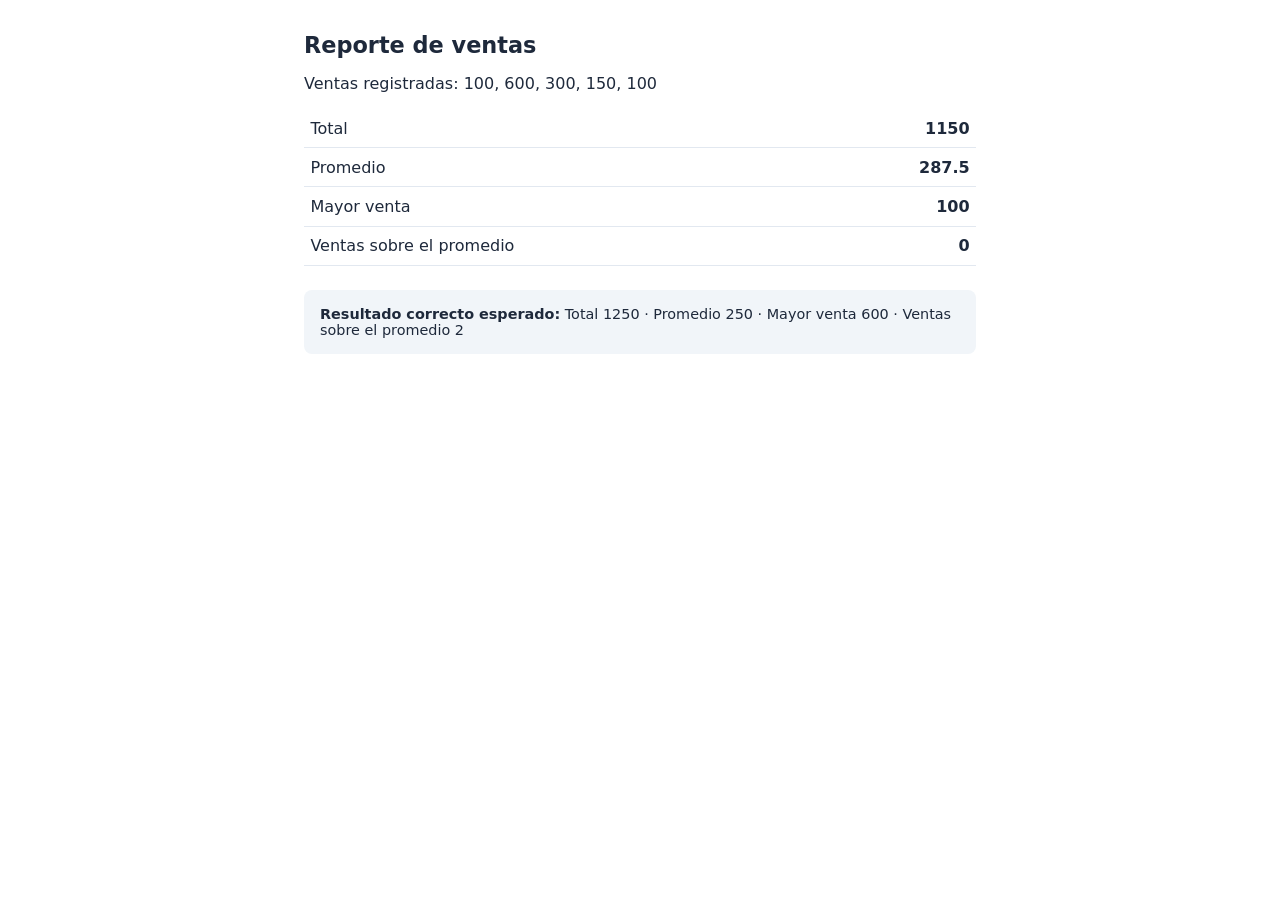
<file: practicas/e06-debug.html>
<!doctype html>
<html lang="es">
<head>
  <meta charset="utf-8">
  <meta name="viewport" content="width=device-width, initial-scale=1">
  <title>E6 · Depuración</title>
  <style>
    body { font-family: system-ui, sans-serif; max-width: 42rem; margin: 2rem auto; padding: 0 1rem; color: #1e293b; }
    h1 { font-size: 1.4rem; }
    table { border-collapse: collapse; width: 100%; margin-top: 1rem; }
    td { padding: .6rem .4rem; border-bottom: 1px solid #e2e8f0; }
    td:last-child { text-align: right; font-weight: 600; font-variant-numeric: tabular-nums; }
    .esperado { margin-top: 1.5rem; padding: 1rem; background: #f1f5f9; border-radius: .5rem; font-size: .9rem; }
  </style>
</head>
<body>
  <h1>Reporte de ventas</h1>
  <p>Ventas registradas: 100, 600, 300, 150, 100</p>
  <table>
    <tr><td>Total</td><td id="total">—</td></tr>
    <tr><td>Promedio</td><td id="promedio">—</td></tr>
    <tr><td>Mayor venta</td><td id="mayor">—</td></tr>
    <tr><td>Ventas sobre el promedio</td><td id="sobre">—</td></tr>
  </table>
  <div class="esperado">
    <b>Resultado correcto esperado:</b> Total 1250 · Promedio 250 · Mayor venta 600 · Ventas sobre el promedio 2
  </div>
  <script src="e06-debug.js"></script>
</body>
</html>
</file>
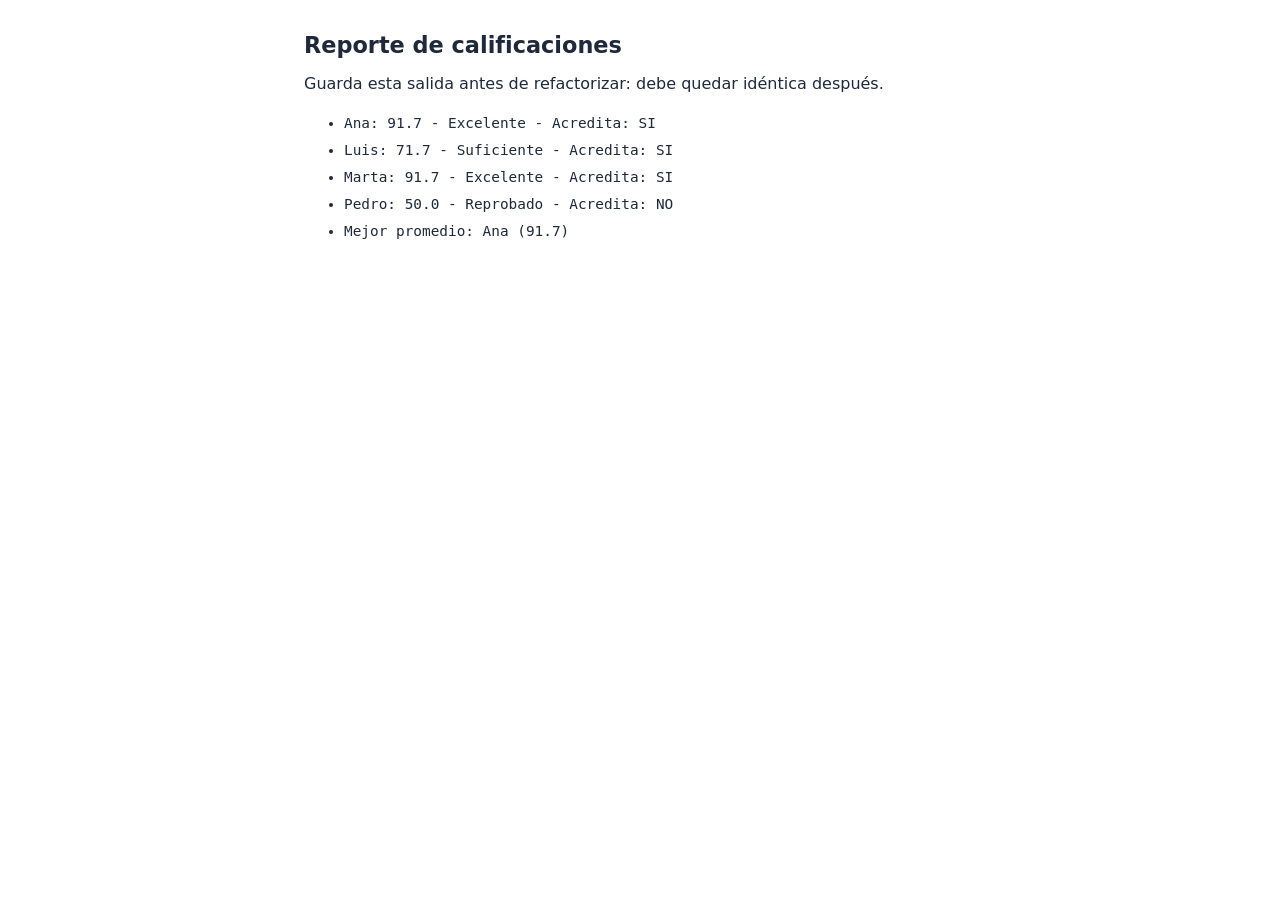
<file: practicas/e07-refactor.html>
<!doctype html>
<html lang="es">
<head>
  <meta charset="utf-8">
  <meta name="viewport" content="width=device-width, initial-scale=1">
  <title>E7 · Refactorización</title>
  <style>
    body { font-family: system-ui, sans-serif; max-width: 42rem; margin: 2rem auto; padding: 0 1rem; color: #1e293b; }
    h1 { font-size: 1.4rem; }
    li { padding: .35rem 0; font-family: ui-monospace, Menlo, Consolas, monospace; font-size: .9rem; }
  </style>
</head>
<body>
  <h1>Reporte de calificaciones</h1>
  <p>Guarda esta salida antes de refactorizar: debe quedar idéntica después.</p>
  <ul id="reporte"></ul>
  <script src="e07-refactor.js"></script>
</body>
</html>
</file>
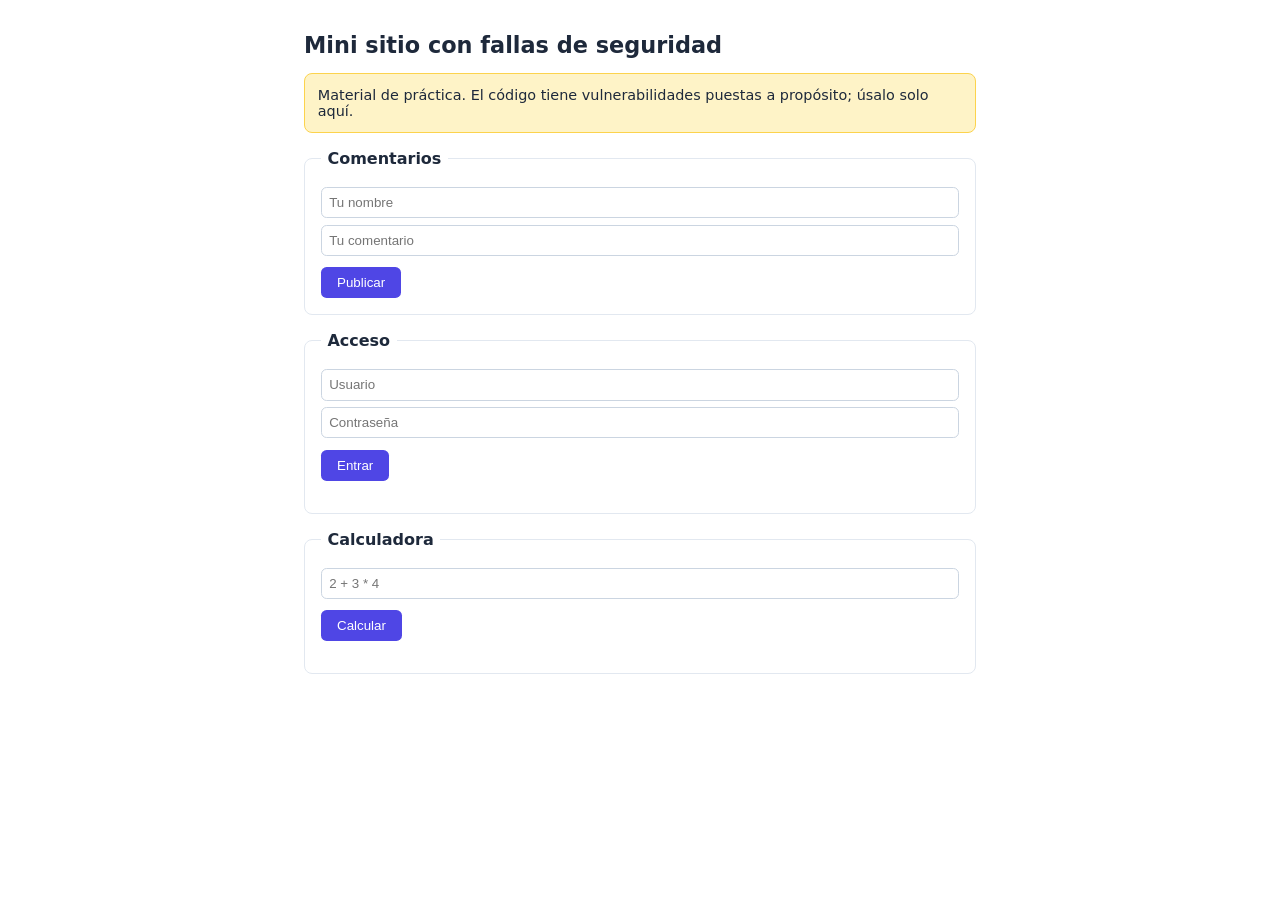
<file: practicas/e10-seguridad.html>
<!doctype html>
<html lang="es">
<head>
  <meta charset="utf-8">
  <meta name="viewport" content="width=device-width, initial-scale=1">
  <title>E10 · Seguridad</title>
  <style>
    body { font-family: system-ui, sans-serif; max-width: 42rem; margin: 2rem auto; padding: 0 1rem; color: #1e293b; }
    h1 { font-size: 1.4rem; }
    fieldset { margin: 1rem 0; border: 1px solid #e2e8f0; border-radius: .5rem; padding: 1rem; }
    legend { font-weight: 600; padding: 0 .4rem; }
    input { padding: .45rem; border: 1px solid #cbd5e1; border-radius: .35rem; margin: .2rem 0; width: 100%; box-sizing: border-box; }
    button { padding: .5rem 1rem; border: 0; border-radius: .35rem; background: #4f46e5; color: #fff; cursor: pointer; margin-top: .5rem; }
    .c { padding: .4rem 0; border-bottom: 1px solid #f1f5f9; }
    .aviso { background: #fef3c7; border: 1px solid #fcd34d; padding: .8rem; border-radius: .5rem; font-size: .9rem; }
  </style>
</head>
<body>
  <h1>Mini sitio con fallas de seguridad</h1>
  <p class="aviso">Material de práctica. El código tiene vulnerabilidades puestas a propósito; úsalo solo aquí.</p>

  <fieldset>
    <legend>Comentarios</legend>
    <input id="autor" placeholder="Tu nombre">
    <input id="comentario" placeholder="Tu comentario">
    <button onclick="publicarComentario()">Publicar</button>
    <div id="lista"></div>
  </fieldset>

  <fieldset>
    <legend>Acceso</legend>
    <input id="usuario" placeholder="Usuario">
    <input id="password" type="password" placeholder="Contraseña">
    <button onclick="iniciarSesion()">Entrar</button>
    <p id="estado"></p>
  </fieldset>

  <fieldset>
    <legend>Calculadora</legend>
    <input id="expresion" placeholder="2 + 3 * 4">
    <button onclick="calcular()">Calcular</button>
    <p id="resultado"></p>
  </fieldset>

  <script src="e10-seguridad.js"></script>
</body>
</html>
</file>
<file: practicas/proyecto/styles.css>
/* Estilos base del proyecto. Puedes mejorarlos con ayuda de la IA. */
:root { --color: #4f46e5; }

* { box-sizing: border-box; }

body {
  font-family: system-ui, -apple-system, "Segoe UI", sans-serif;
  background: #f8fafc;
  color: #1e293b;
  margin: 0;
  padding: 2rem 1rem;
}

main {
  max-width: 34rem;
  margin: 0 auto;
  background: #fff;
  padding: 1.5rem;
  border-radius: .75rem;
  box-shadow: 0 1px 3px rgba(0, 0, 0, .08);
}

h1 { font-size: 1.5rem; margin-top: 0; }

#form-tarea { display: flex; gap: .5rem; margin-bottom: 1rem; }

input[type="text"] {
  flex: 1;
  padding: .6rem .75rem;
  border: 1px solid #cbd5e1;
  border-radius: .5rem;
  font-size: 1rem;
}

button {
  padding: .6rem 1rem;
  border: 0;
  border-radius: .5rem;
  background: var(--color);
  color: #fff;
  font-size: 1rem;
  cursor: pointer;
}

button:hover { filter: brightness(1.1); }

ul { list-style: none; padding: 0; margin: 0; }

li {
  display: flex;
  align-items: center;
  gap: .6rem;
  padding: .7rem .2rem;
  border-bottom: 1px solid #f1f5f9;
}

li.completada span { text-decoration: line-through; color: #94a3b8; }

#vacio { color: #94a3b8; text-align: center; padding: 1rem 0; }
</file>
